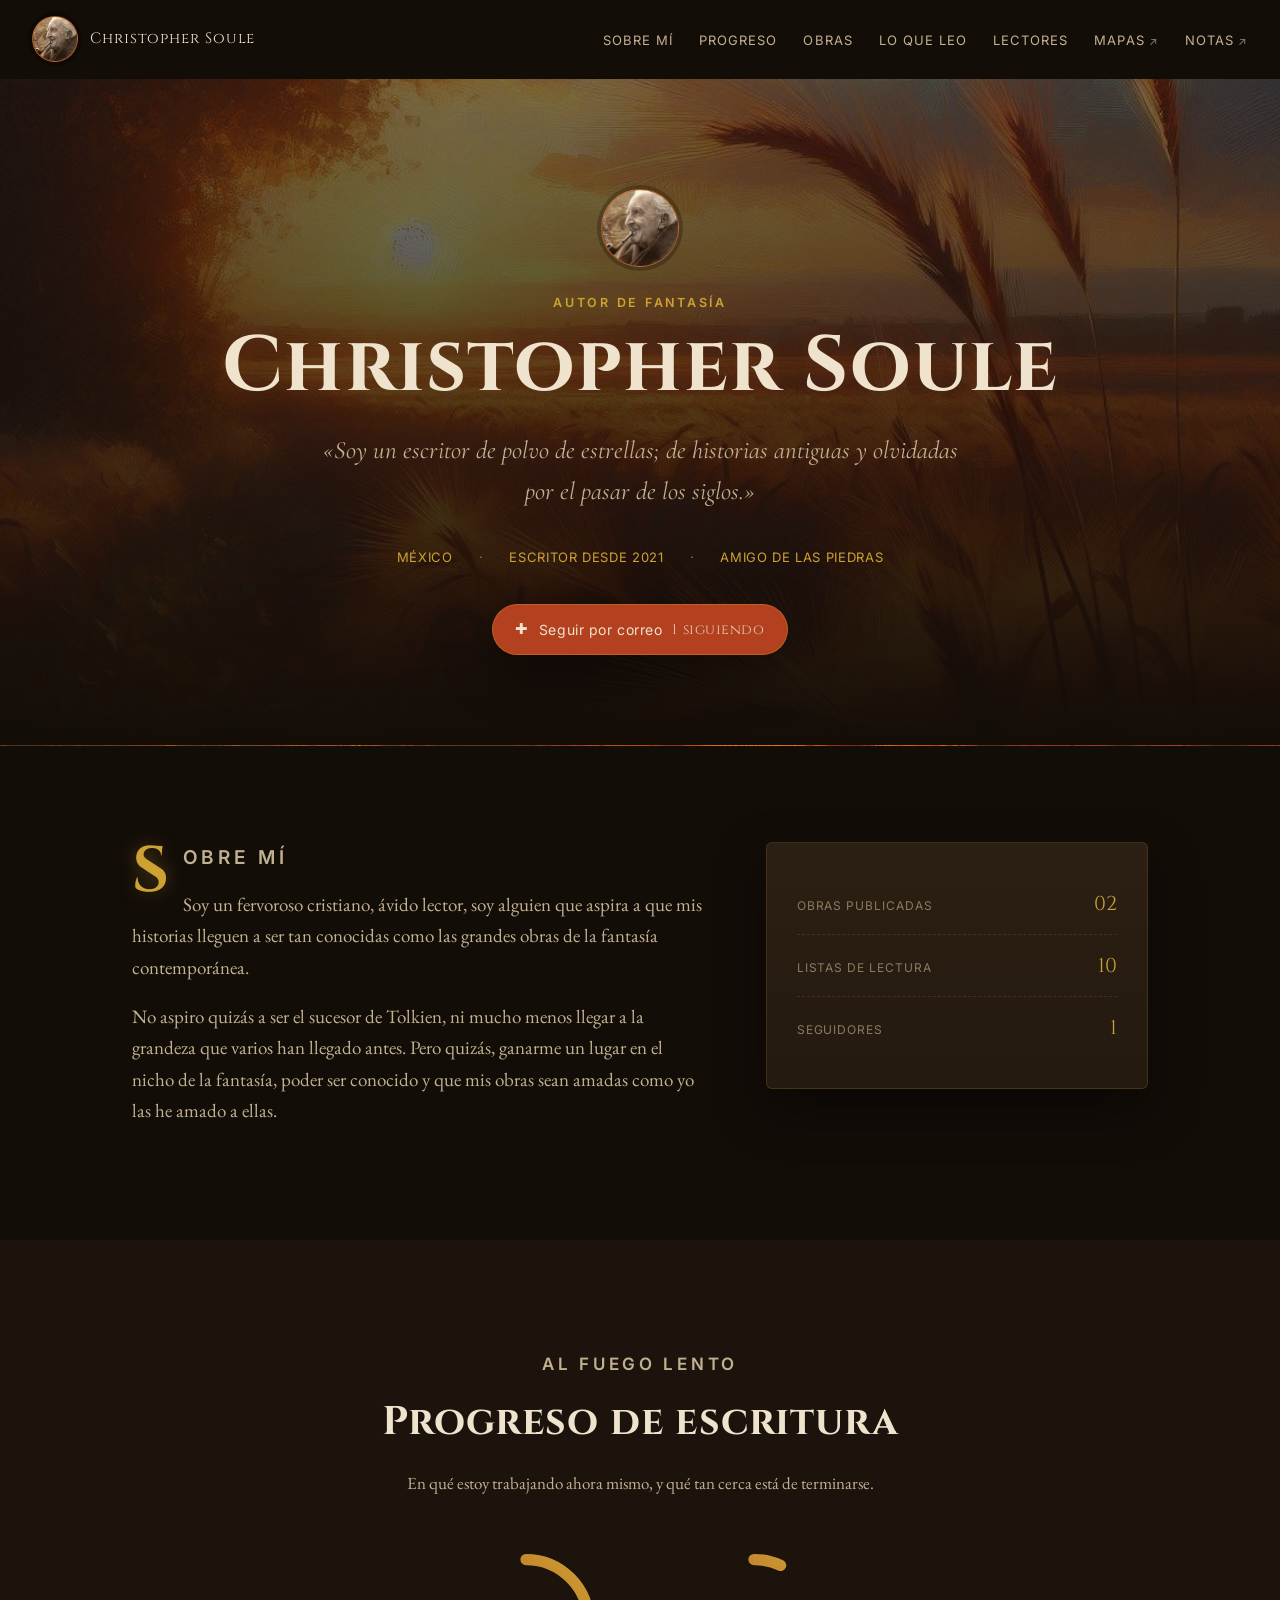
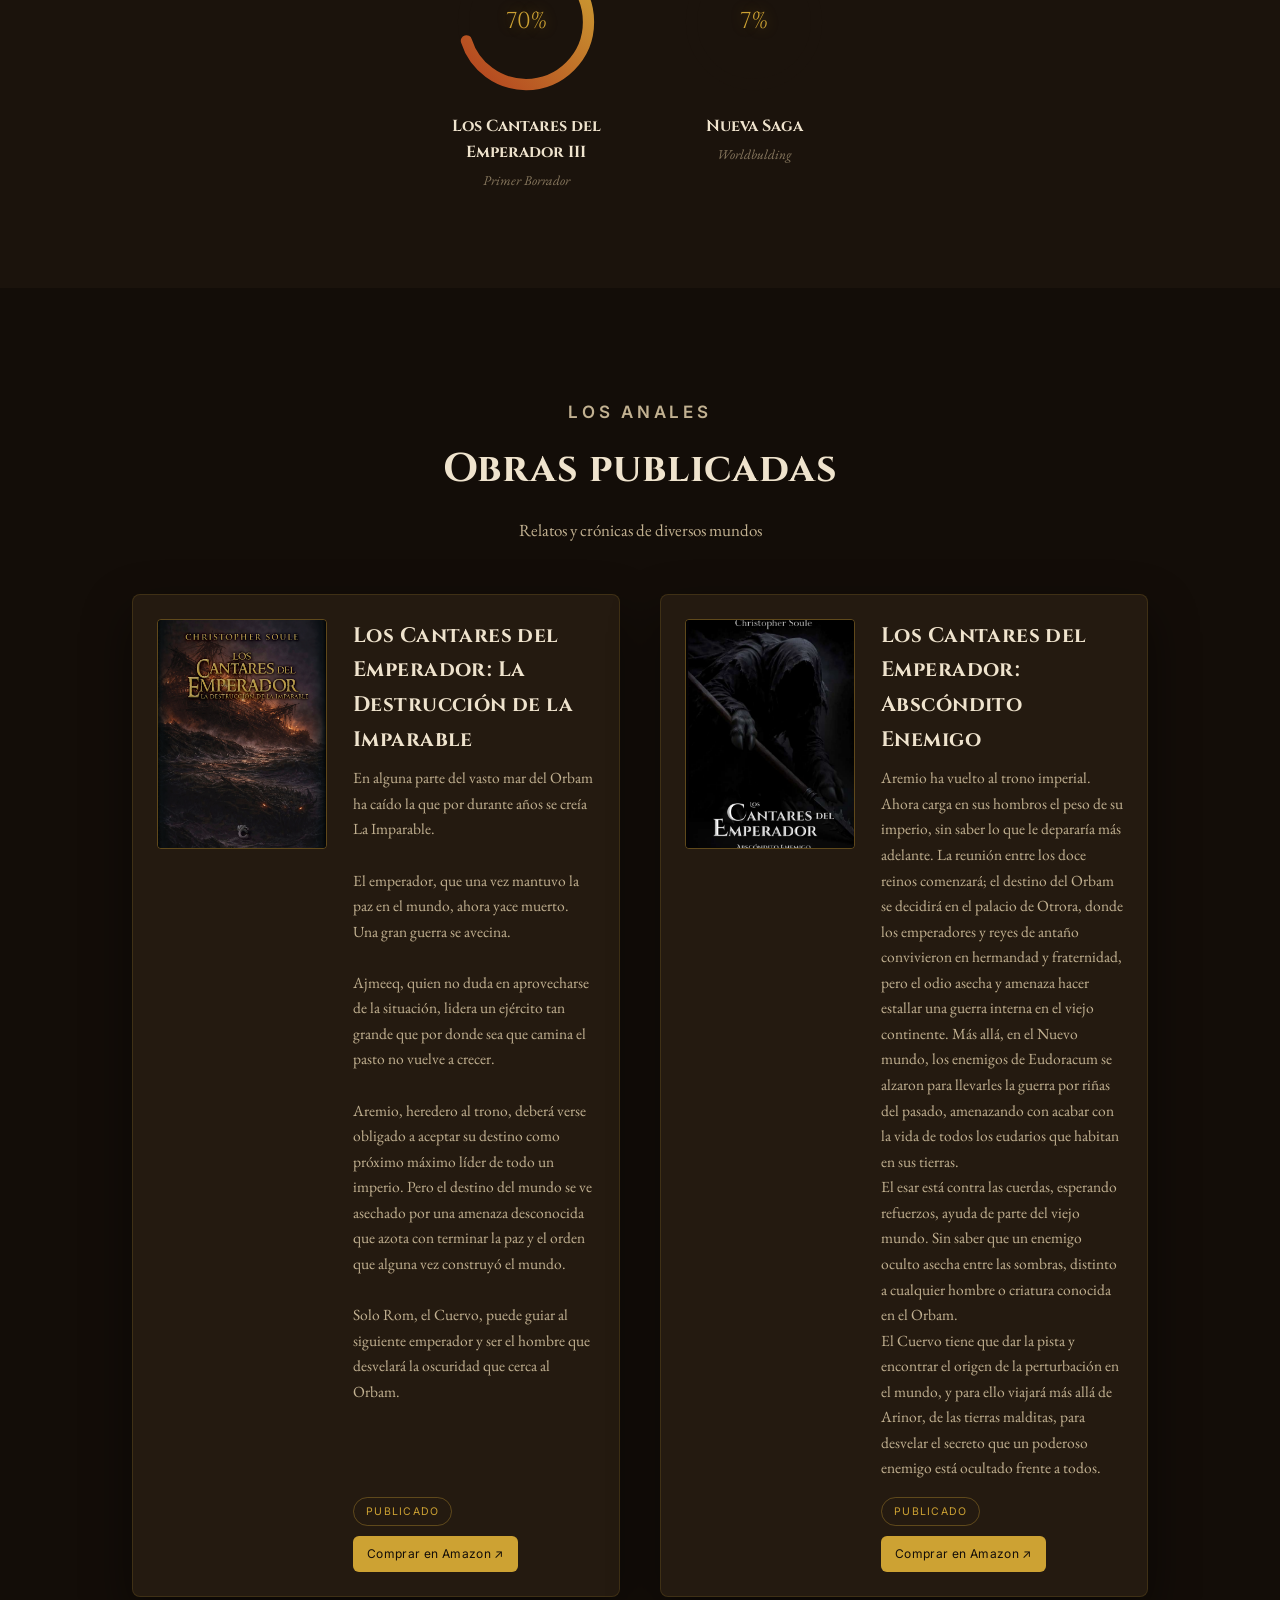
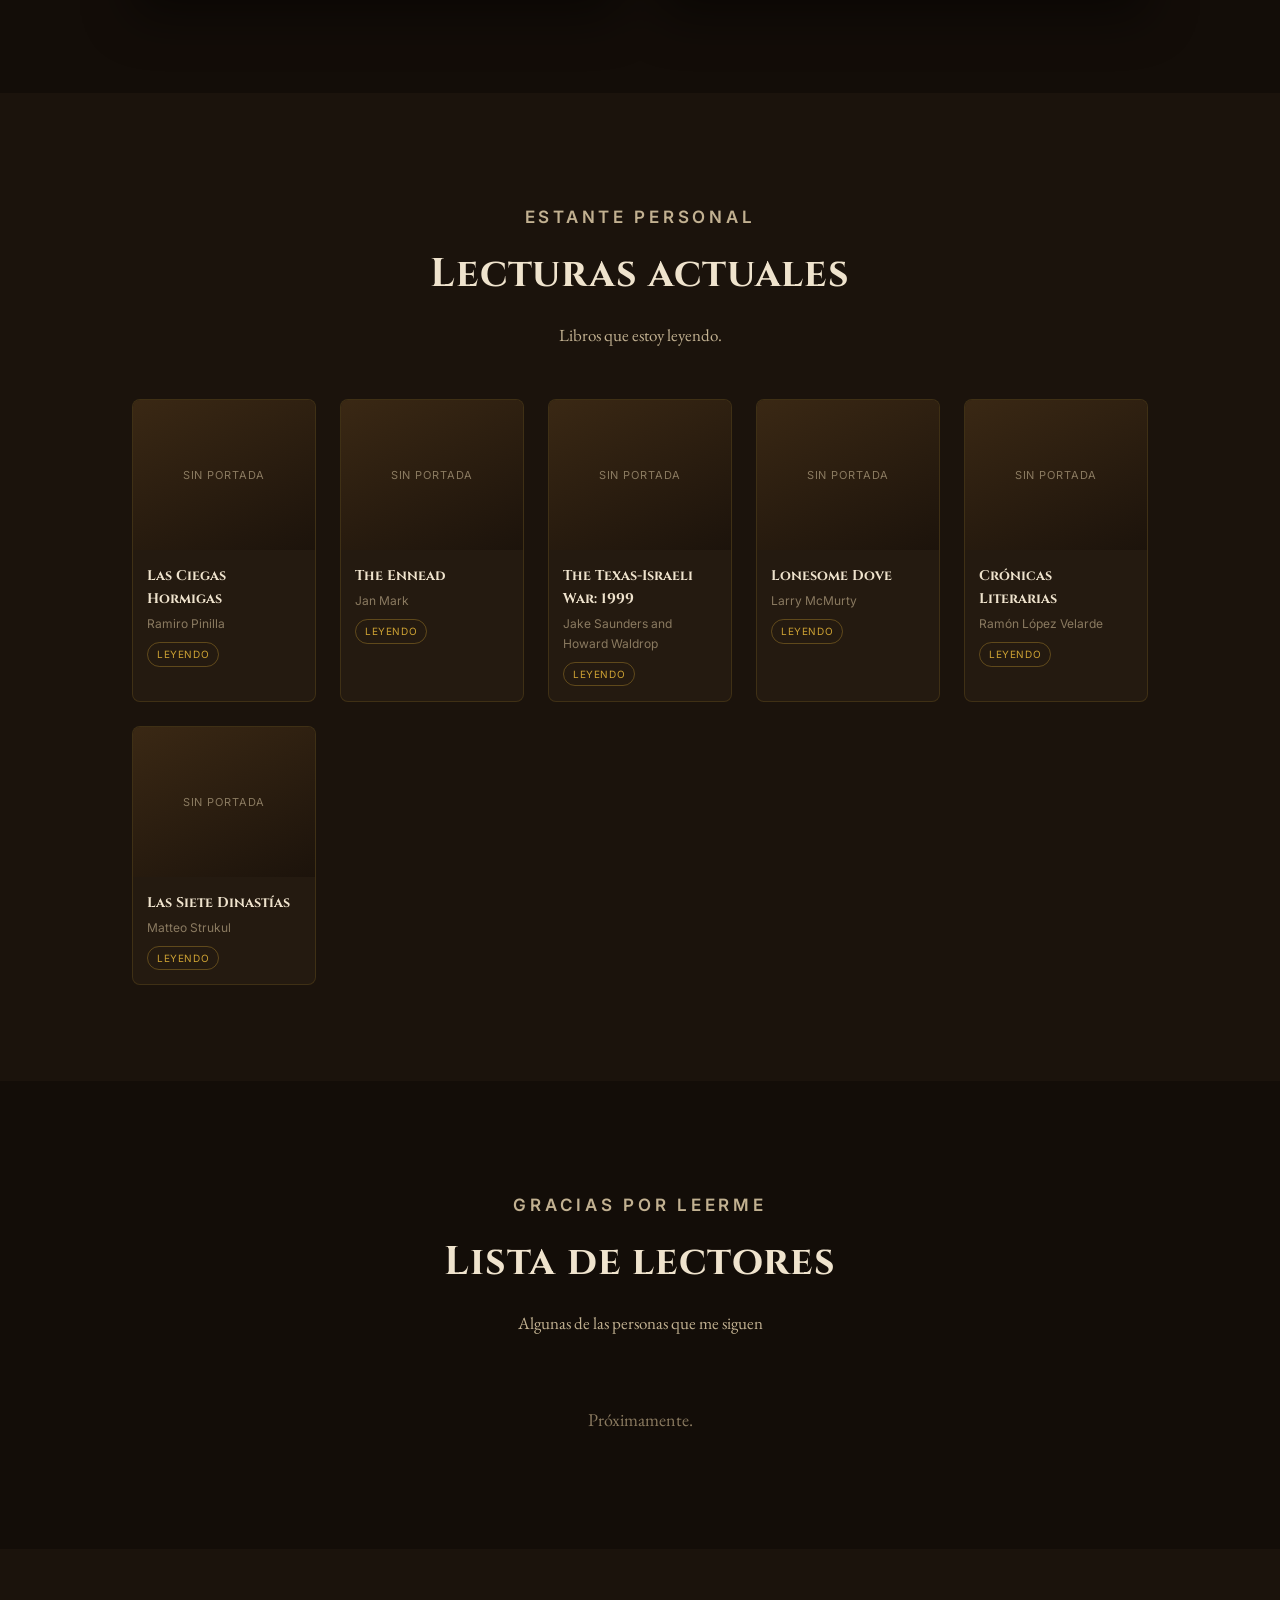
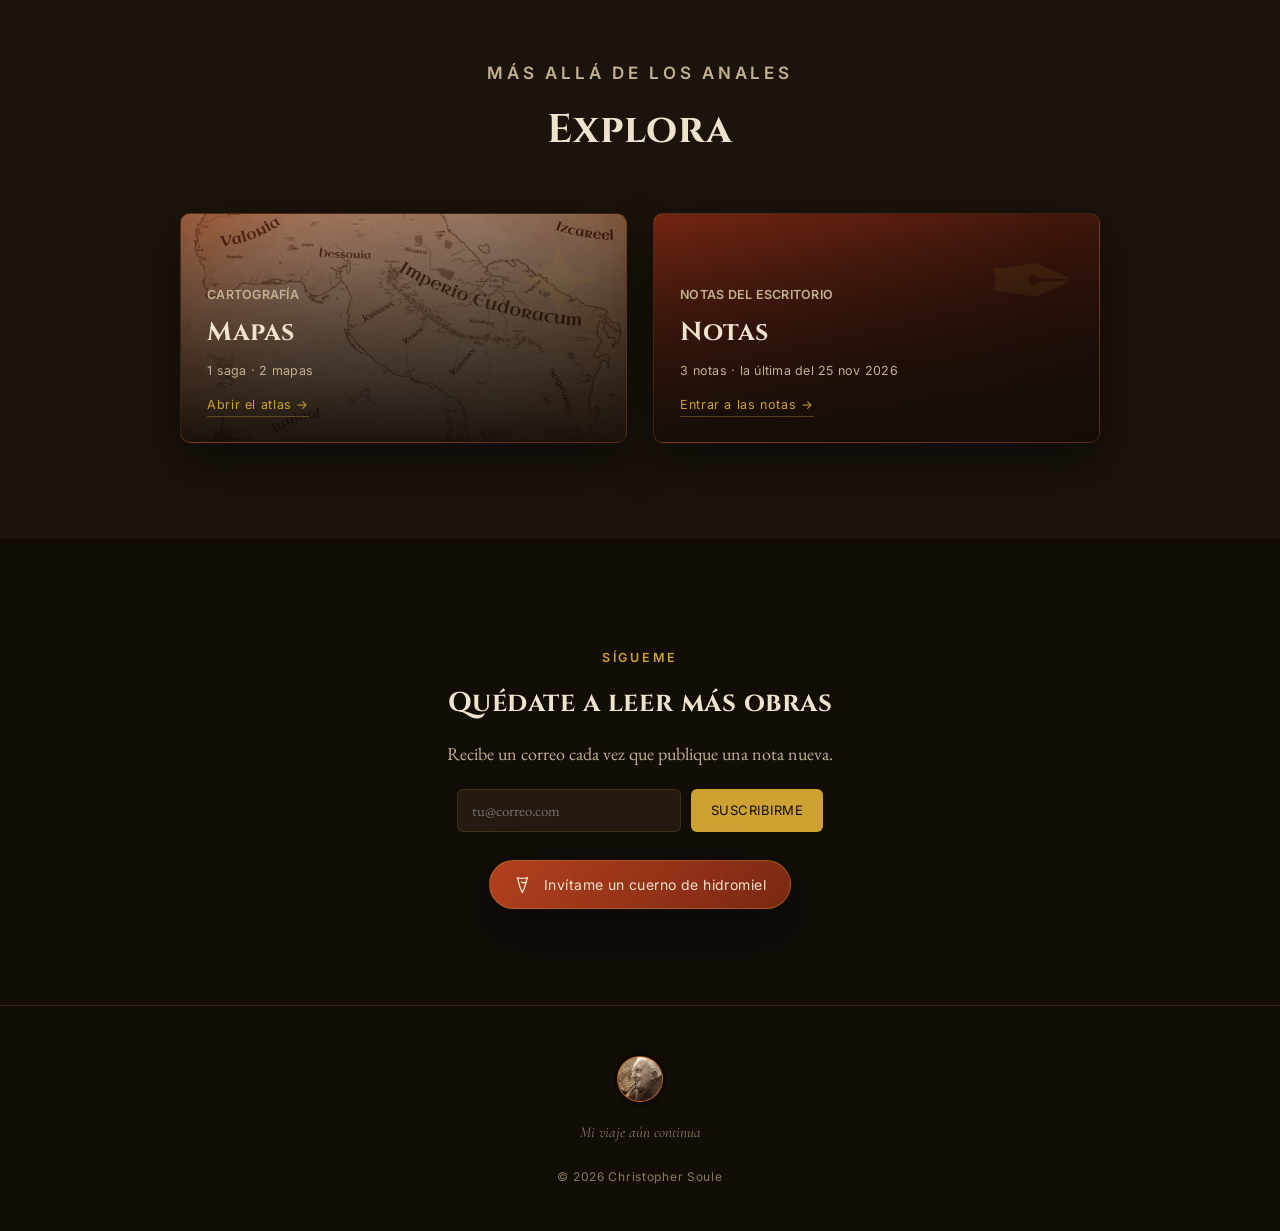
<file: index.html>
<!DOCTYPE html>
<html lang="es">
<head>
<meta charset="UTF-8">
<meta name="viewport" content="width=device-width, initial-scale=1.0">
<title>Christopher Soule</title>
<meta name="description" content="Sitio del escritor Christopher Soule">
<link rel="preconnect" href="https://fonts.googleapis.com">
<link rel="preconnect" href="https://fonts.gstatic.com" crossorigin>
<link href="https://fonts.googleapis.com/css2?family=Cinzel:wght@400;600;700;900&family=Cormorant+Garamond:ital,wght@0,500;1,500;1,600&family=EB+Garamond:ital,wght@0,400;0,500;1,400&family=Inter:wght@500;600&display=swap" rel="stylesheet">
<script src="https://identity.netlify.com/v1/netlify-identity-widget.js"></script>
<link rel="stylesheet" href="assets/estilo.css">
<style>
  header.hero{ position:relative; z-index:1; padding:110px 32px 90px; text-align:center; overflow:hidden;
    background:radial-gradient(ellipse 90% 55% at 50% -10%, rgba(179,64,30,.30), transparent 60%), radial-gradient(ellipse 70% 40% at 50% 110%, rgba(122,39,18,.28), transparent 60%), var(--bg);
    border-bottom:1px solid var(--line); }
  header.hero.has-banner{ background-size:cover; background-position:center; }
  header.hero .banner-veil{ position:absolute; inset:0; z-index:0;
    background:linear-gradient(180deg, rgba(19,13,8,.55) 0%, rgba(19,13,8,.75) 55%, var(--bg) 100%); display:none; }
  header.hero.has-banner .banner-veil{ display:block; }
  header.hero > *{ position:relative; z-index:1; }
  .hero-sigil{ margin:0 auto 26px; }
  .hero h1{ font-size:clamp(40px, 7vw, 78px); font-weight:700; line-height:1.05; text-shadow:0 2px 30px rgba(179,64,30,.35); }
  .hero .tagline{ font-family:'Cormorant Garamond', serif; font-style:italic; font-size:clamp(19px, 2.4vw, 25px); color:var(--ink-dim); max-width:640px; margin:22px auto 0; }
  .hero .meta{ margin-top:34px; display:flex; flex-wrap:wrap; justify-content:center; gap:10px 26px; font-family:'Inter', sans-serif; font-size:13px; letter-spacing:.05em; color:var(--muted); text-transform:uppercase; }
  .hero .meta span{ color:var(--gold); }
  .follow-wrap{ margin-top:36px; }
  .follow-form{ display:none; margin-top:16px; }
  .follow-form.open{ display:flex; }

  section{ position:relative; z-index:1; padding:96px 0; }
  section:nth-of-type(even){ background:var(--bg-1); }
  .section-head{ margin-bottom:50px; text-align:center; }
  .section-head h2{ font-size:clamp(28px,4vw,40px); margin-top:10px; }
  .section-head p{ color:var(--ink-dim); max-width:560px; margin:14px auto 0; font-size:17px; }

  .bio-grid{ display:grid; grid-template-columns:1.5fr 1fr; gap:60px; align-items:start; }
  .bio-text p{ font-size:19px; color:var(--ink-dim); margin:0 0 18px; white-space:pre-line; }
  .bio-text p:first-of-type::first-letter{ font-family:'Cinzel', serif; font-weight:700; font-size:64px; line-height:.75; float:left; margin:6px 10px 0 0; color:var(--gold); text-shadow:0 0 18px var(--gold-soft); }
  .ledger{ background:linear-gradient(180deg, var(--bg-3), var(--bg-2)); border:1px solid var(--line); border-radius:6px; padding:30px; box-shadow:var(--shadow); }
  .ledger .row{ display:flex; justify-content:space-between; align-items:baseline; padding:14px 0; border-bottom:1px dashed var(--line); font-family:'Inter', sans-serif; }
  .ledger .row:last-child{ border-bottom:none; }
  .ledger .row .label{ font-size:12px; letter-spacing:.08em; text-transform:uppercase; color:var(--muted); }
  .ledger .row .value{ font-family:'Cinzel', serif; font-size:20px; color:var(--gold); }

  .works{ display:grid; grid-template-columns:1fr 1fr; gap:40px; }
  .tome{ display:grid; grid-template-columns:170px 1fr; gap:26px; background:var(--bg-2); border:1px solid var(--line); border-radius:8px; padding:24px; box-shadow:var(--shadow); }
  .cover{ height:230px; border-radius:4px; position:relative; overflow:hidden; border:1px solid var(--gold-soft); display:flex; align-items:flex-end; padding:14px; }
  .cover img{ position:absolute; inset:0; width:100%; height:100%; object-fit:cover; }
  .cover-fallback-0{ background:radial-gradient(circle at 15% 90%, rgba(205,162,51,.15), transparent 45%), repeating-radial-gradient(circle at 80% 15%, rgba(0,0,0,.35) 0 2px, transparent 2px 26px), linear-gradient(155deg, #7a2712 0%, #3a140b 55%, #150a06 100%); }
  .cover-fallback-1{ background:radial-gradient(circle at 50% 120%, #f0a63e 0%, #b3401e 30%, #4a1608 65%, #150906 100%); }
  .cover-title{ position:relative; z-index:1; font-family:'Cinzel', serif; font-weight:600; font-size:13px; line-height:1.4; color:var(--ink); text-shadow:0 2px 6px rgba(0,0,0,.7); }
  .tome-body{ display:flex; flex-direction:column; min-width:0; }
  .tome-body h3{ font-size:21px; margin-bottom:8px; }
  .tome-stats{ display:flex; gap:16px; font-family:'Inter', sans-serif; font-size:12.5px; color:var(--muted); margin-bottom:12px; flex-wrap:wrap; }
  .tome-stats:empty{ display:none; }
  .tome-body p.desc{ color:var(--ink-dim); font-size:15.5px; margin:0 0 16px; flex:1; white-space:pre-line; }
  .tome-foot{ display:flex; align-items:center; justify-content:space-between; flex-wrap:wrap; gap:10px; }
  .seal{ font-family:'Inter', sans-serif; font-size:10.5px; letter-spacing:.12em; text-transform:uppercase; color:var(--gold); border:1px solid var(--gold-soft); border-radius:999px; padding:5px 12px; white-space:nowrap; }
  .buylink{ font-family:'Inter',sans-serif; font-size:12px; letter-spacing:.03em; text-decoration:none; color:var(--bg);
    background:var(--gold); border-radius:6px; padding:8px 14px; white-space:nowrap; }
  .buylink:hover{ background:#e0b23c; }

  .grid-cards{ display:grid; grid-template-columns:repeat(auto-fill, minmax(150px,1fr)); gap:24px; }

  .progress-list{ display:flex; flex-wrap:wrap; justify-content:center; gap:40px 48px; max-width:900px; margin:0 auto; }
  .progress-item{ width:180px; text-align:center; }
  .ring-wrap{ position:relative; width:150px; height:150px; margin:0 auto 16px; }
  .ring-wrap svg{ width:100%; height:100%; }
  .ring-bg{ fill:none; stroke:var(--bg-1); stroke-width:9; }
  .ring-fill{ fill:none; stroke-width:9; stroke-linecap:round; transform:rotate(-90deg); transform-origin:50% 50%; transition:stroke-dashoffset 1.1s ease; }
  .ring-pct{ position:absolute; inset:0; display:flex; align-items:center; justify-content:center;
    font-family:'Cinzel',serif; font-size:23px; color:var(--gold); text-shadow:0 0 14px var(--gold-soft); }
  .progress-item h4{ font-family:'Cinzel',serif; font-size:16px; margin:0 0 4px; }
  .progress-note{ color:var(--muted); font-size:13.5px; margin:0; font-style:italic; }

  .book-card{ background:var(--bg-2); border:1px solid var(--line); border-radius:8px; overflow:hidden; }
  .book-card .thumb{ height:150px; position:relative; overflow:hidden; }
  .book-card .thumb img{ position:absolute; inset:0; width:100%; height:100%; object-fit:cover; }
  .book-card .thumb.empty{ background:linear-gradient(155deg, #3a2814, #1c130b); display:flex; align-items:center; justify-content:center; color:var(--muted); font-family:'Inter',sans-serif; font-size:11px; text-transform:uppercase; letter-spacing:.08em; }
  .book-card .info{ padding:14px; }
  .book-card h4{ font-family:'Cinzel', serif; font-size:14px; margin:0 0 4px; }
  .book-card .author{ font-family:'Inter',sans-serif; font-size:12px; color:var(--muted); }
  .status-pill{ display:inline-block; margin-top:8px; font-family:'Inter',sans-serif; font-size:10px; text-transform:uppercase; letter-spacing:.06em; padding:3px 9px; border-radius:999px; border:1px solid var(--gold-soft); color:var(--gold); }

  .readers-grid{ display:flex; flex-wrap:wrap; gap:26px; justify-content:center; }
  .reader{ text-align:center; width:96px; }
  .reader .av{ width:64px; height:64px; border-radius:50%; margin:0 auto 8px; overflow:hidden; background:radial-gradient(circle at 32% 28%, #8a7a60, #3a2f22); border:1px solid var(--gold-soft); display:flex; align-items:center; justify-content:center; font-family:'Cinzel',serif; color:var(--ink); }
  .reader .av img{ width:100%; height:100%; object-fit:cover; }
  .reader .name{ font-family:'Inter', sans-serif; font-size:12px; color:var(--ink-dim); }
  .reader .note{ font-family:'Cormorant Garamond', serif; font-style:italic; font-size:12.5px; color:var(--muted); margin-top:2px; }

  /* "portales": puertas compactas a Mapas y Notas (no crecen con el contenido) */
  .puertas{ display:grid; grid-template-columns:1fr 1fr; gap:26px; max-width:920px; margin:0 auto; }
  @media (max-width:700px){ .puertas{ grid-template-columns:1fr; } }
  .puerta{ position:relative; display:flex; align-items:flex-end; min-height:230px; border-radius:10px; overflow:hidden; text-decoration:none;
    border:1px solid var(--line); background:linear-gradient(155deg, #7a2712 0%, #3a140b 55%, #150a06 100%); box-shadow:var(--shadow); transition:transform .25s, border-color .25s; }
  .puerta:hover{ transform:translateY(-3px); border-color:var(--gold-soft); }
  .puerta .bgimg{ position:absolute; inset:0; width:100%; height:100%; object-fit:cover; opacity:.55; transition:transform .8s, opacity .3s; }
  .puerta:hover .bgimg{ transform:scale(1.05); opacity:.7; }
  .puerta .glyph{ position:absolute; right:22px; top:18px; font-family:'Cinzel',serif; font-size:110px; line-height:1; color:var(--gold); opacity:.12; }
  .puerta::after{ content:''; position:absolute; inset:0; background:linear-gradient(180deg, rgba(19,13,8,.05) 0%, rgba(19,13,8,.92) 100%); }
  .puerta .txt{ position:relative; z-index:1; padding:24px 26px; width:100%; }
  .puerta h3{ font-size:26px; margin:6px 0 6px; }
  .puerta p{ margin:0; font-family:'Inter',sans-serif; font-size:12.5px; color:var(--ink-dim); letter-spacing:.02em; }
  .puerta .go{ display:inline-block; margin-top:14px; font-family:'Inter',sans-serif; font-size:12.5px; color:var(--gold); letter-spacing:.05em; border-bottom:1px solid var(--gold-soft); }

  .contact-box{ max-width:560px; margin:0 auto; text-align:center; }

  @media (max-width:860px){ .bio-grid, .works{ grid-template-columns:1fr; } }
  @media (max-width:560px){
    .hero{ padding:96px 22px 70px; } section{ padding:70px 0; }
    .tome{ grid-template-columns:1fr; } .cover{ height:190px; }
  }
</style>
<link rel="icon" type="image/png" sizes="32x32" href="assets/favicon-32.png">
<link rel="icon" type="image/png" sizes="16x16" href="assets/favicon-16.png">
<link rel="apple-touch-icon" sizes="180x180" href="assets/favicon-180.png">

<meta property="og:type" content="website">
<meta property="og:title" content="Christopher Soule — Autor de fantasía">
<meta property="og:description" content="Los Cantares del Emperador y las crónicas del Orbam.">
<meta property="og:image" content="assets/og-image.jpg">
<meta name="twitter:card" content="summary_large_image">
<meta name="twitter:title" content="Christopher Soule — Autor de fantasía">
<meta name="twitter:description" content="Los Cantares del Emperador y las crónicas del Orbam.">
<meta name="twitter:image" content="assets/og-image.jpg">
</head>
<body>

<div class="motes" id="motes"></div>

<nav class="topnav" id="nav">
  <a class="brand" href="#top">
    <div class="sigil" id="navAvatar"><span>CS</span></div>
    <span class="brand-name" id="navName">Christopher Soule</span>
  </a>
  <ul class="navlinks collapsible">
    <li><a href="#sobre-mi">Sobre mí</a></li>
    <li><a href="#progreso">Progreso</a></li>
    <li><a href="#obras">Obras</a></li>
    <li><a href="#lecturas">Lo que leo</a></li>
    <li><a href="#lectores">Lectores</a></li>
    <li><a href="mapas.html" class="salida">Mapas</a></li>
    <li><a href="notas.html" class="salida" id="navNotasLink">Notas</a></li>
  </ul>
</nav>

<header class="hero" id="top">
  <div class="banner-veil"></div>
  <div class="hero-sigil sigil lg" id="heroAvatar"><span>CS</span></div>
  <p class="eyebrow" id="heroEyebrow">Autor de Fantasía</p>
  <h1 id="heroName">Christopher Soule</h1>
  <p class="tagline" id="heroTagline"></p>
  <div class="meta" id="heroMeta"></div>
  <div class="follow-wrap" id="followWrap">
    <button class="followbtn" id="followBtn" aria-expanded="false" aria-controls="followForm">
      <span class="followbtn-icon">✚</span>
      <span>Seguir por correo</span>
      <span class="followbtn-count" id="followCount"></span>
    </button>
    <form class="follow-form subscribe-form" id="followForm" data-buttondown
      action="https://buttondown.com/api/emails/embed-subscribe/Christopher_Soule" method="post" target="popupwindow">
      <input type="email" name="email" placeholder="tu@correo.com" required aria-label="Tu correo">
      <button type="submit">Confirmar</button>
    </form>
  </div>
</header>

<section id="sobre-mi">
  <div class="wrap">
    <div class="bio-grid">
      <div class="bio-text" id="bioText">
        <p class="eyebrow" style="margin-bottom:16px;">Sobre mí</p>
      </div>
      <div class="ledger" id="ledger"></div>
    </div>
  </div>
</section>

<section id="progreso">
  <div class="wrap">
    <div class="section-head">
      <p class="eyebrow">Al fuego lento</p>
      <h2>Progreso de escritura</h2>
      <p>En qué estoy trabajando ahora mismo, y qué tan cerca está de terminarse.</p>
    </div>
    <div class="progress-list" id="progressList"></div>
  </div>
</section>

<section id="obras">
  <div class="wrap">
    <div class="section-head">
      <p class="eyebrow">Los anales</p>
      <h2 id="obrasTitle">Obras publicadas</h2>
      <p id="obrasSubtitle"></p>
    </div>
    <div class="works" id="worksGrid"></div>
  </div>
</section>

<section id="lecturas">
  <div class="wrap">
    <div class="section-head">
      <p class="eyebrow">Estante personal</p>
      <h2 id="lecturasTitle">Lecturas actuales</h2>
      <p id="lecturasSubtitle"></p>
    </div>
    <div class="grid-cards" id="readingGrid"></div>
  </div>
</section>

<section id="lectores">
  <div class="wrap">
    <div class="section-head">
      <p class="eyebrow">Gracias por leerme</p>
      <h2 id="lectoresTitle">Lista de lectores</h2>
      <p id="lectoresSubtitle"></p>
    </div>
    <div class="readers-grid" id="readersGrid"></div>
  </div>
</section>

<!-- Puertas a las otras secciones del sitio: siempre ocupan lo mismo,
     publiques 2 notas o 200. -->
<section id="explorar">
  <div class="wrap">
    <div class="section-head">
      <p class="eyebrow">Más allá de los anales</p>
      <h2>Explora</h2>
    </div>
    <div class="puertas">
      <a class="puerta" href="mapas.html" id="portalMapas">
        <span class="glyph">✦</span>
        <div class="txt">
          <p class="eyebrow">Cartografía</p>
          <h3>Mapas</h3>
          <p id="portalMapasInfo">Reinos y territorios de mis sagas</p>
          <span class="go">Abrir el atlas →</span>
        </div>
      </a>
      <a class="puerta" href="notas.html" id="portalNotas">
        <span class="glyph">✒</span>
        <div class="txt">
          <p class="eyebrow">Notas del escritorio</p>
          <h3 id="portalNotasTitle">Notas</h3>
          <p id="portalNotasInfo">Apuntes sobre el oficio de escribir</p>
          <span class="go">Entrar a las notas →</span>
        </div>
      </a>
    </div>
  </div>
</section>

<section id="contacto">
  <div class="wrap">
    <div class="contact-box">
      <p class="eyebrow">Sígueme</p>
      <h2 style="margin-top:10px;">Quédate a leer más obras</h2>
      <p style="color:var(--ink-dim); margin-top:14px;">Recibe un correo cada vez que publique una nota nueva.</p>
      <form action="https://buttondown.com/api/emails/embed-subscribe/Christopher_Soule" method="post"
        target="popupwindow" data-buttondown class="subscribe-form">
        <input type="email" name="email" placeholder="tu@correo.com" required aria-label="Tu correo">
        <button type="submit">Suscribirme</button>
      </form>
      <a class="support-btn" href="https://ko-fi.com/christophersoule90056" target="_blank" rel="noopener">
        <svg viewBox="0 0 24 24" fill="none" stroke="currentColor" stroke-width="1.6" stroke-linecap="round" stroke-linejoin="round">
          <path d="M4 3c2 6 2 11 6 18 4-7 4-12 6-18-3 1.5-9 1.5-12 0z"/>
          <path d="M9 8.5c1.8.9 4.2.9 6 0"/>
        </svg>
        <span>Invítame un cuerno de hidromiel</span>
      </a>
    </div>
  </div>
</section>

<footer class="sitefoot">
  <div class="sigil" id="footAvatar" style="margin:0 auto;"><span>CS</span></div>
  <p class="credo" id="footCredo"></p>
  <p class="copy">© <span id="anio">2026</span> Christopher Soule</p>
</footer>

<script src="assets/comun.js"></script>
<script>
let state = DEFAULT_STATE;

function render(){
  const p = state.profile || {};
  document.getElementById('navName').textContent = p.name;
  document.getElementById('heroName').textContent = p.name;
  document.getElementById('heroEyebrow').textContent = p.eyebrow || '';
  document.getElementById('heroTagline').textContent = p.tagline || '';
  document.getElementById('footCredo').textContent = state.credo || '';
  document.getElementById('anio').textContent = new Date().getFullYear();

  const metaBits = [p.location, p.since ? ("Escritor desde " + p.since) : "", p.extra].filter(Boolean);
  document.getElementById('heroMeta').innerHTML = metaBits.map(b=>`<span>${escapeHtml(b)}</span>`).join(' · ');

  pintarAvatares(state, ['navAvatar','heroAvatar','footAvatar']);

  const heroEl = document.getElementById('top');
  const banner = safeSrc(p.banner);
  if (banner) {
    heroEl.classList.add('has-banner');
    heroEl.style.backgroundImage = `url("${banner.replace(/"/g,'%22')}")`;
  } else {
    heroEl.classList.remove('has-banner');
    heroEl.style.backgroundImage = '';
  }

  const s = state.sections || {};
  document.getElementById('obrasTitle').textContent = s.obrasTitle || 'Obras publicadas';
  document.getElementById('obrasSubtitle').textContent = s.obrasSubtitle || '';
  document.getElementById('lecturasTitle').textContent = s.lecturasTitle || 'Lecturas actuales';
  document.getElementById('lecturasSubtitle').textContent = s.lecturasSubtitle || '';
  document.getElementById('lectoresTitle').textContent = s.lectoresTitle || 'Lista de lectores';
  document.getElementById('lectoresSubtitle').textContent = s.lectoresSubtitle || '';
  document.getElementById('navNotasLink').textContent = s.notasTitle || 'Notas';

  document.getElementById('bioText').innerHTML = '<p class="eyebrow" style="margin-bottom:16px;">Sobre mí</p>' +
    (state.bio||[]).map(par => `<p>${escapeHtml(par)}</p>`).join('');

  /* ficha de estadísticas: obras y seguidores se calculan solos */
  const obrasPublicadas = (state.works||[]).filter(w => (w.status||'').toLowerCase() === 'publicado').length;
  document.getElementById('ledger').innerHTML = `
    <div class="row"><span class="label">Obras publicadas</span><span class="value">${String(obrasPublicadas).padStart(2,'0')}</span></div>
    <div class="row"><span class="label">Listas de lectura</span><span class="value">${escapeHtml((state.stats||{}).listas)}</span></div>
    <div class="row"><span class="label">Seguidores</span><span class="value" id="ledgerSeguidores">—</span></div>`;

  document.getElementById('worksGrid').innerHTML = (state.works||[]).map((w,i)=>`
    <article class="tome" id="obra-${slugify(w.title)}">
      <div class="cover ${w.cover ? '' : 'cover-fallback-'+(i%2)}">
        ${w.cover ? `<img src="${safeSrc(w.cover)}" alt="Portada de ${escapeHtml(w.title)}" loading="lazy">` : `<p class="cover-title">${escapeHtml(w.title)}</p>`}
      </div>
      <div class="tome-body">
        <h3>${escapeHtml(w.title)}</h3>
        <div class="tome-stats">${w.stats ? `<span>${escapeHtml(w.stats)}</span>` : ''}</div>
        <p class="desc">${escapeHtml(w.desc)}</p>
        <div class="tome-foot">
          <span class="seal">${escapeHtml(w.status||'Publicado')}</span>
          ${w.buyLink ? `<a class="buylink" href="${escapeAttr(w.buyLink)}" target="_blank" rel="noopener">Comprar en Amazon ↗</a>` : ''}
        </div>
      </div>
    </article>`).join('');

  document.getElementById('readingGrid').innerHTML = (state.reading||[])
    .filter(b => !['leído','leido'].includes((b.status||'').toLowerCase()))
    .map(b=>`
    <div class="book-card">
      <div class="thumb ${b.cover ? '' : 'empty'}">${b.cover ? `<img src="${safeSrc(b.cover)}" alt="" loading="lazy">` : 'Sin portada'}</div>
      <div class="info">
        <h4>${escapeHtml(b.title)}</h4>
        <div class="author">${escapeHtml(b.author)}</div>
        <span class="status-pill">${escapeHtml(b.status||'Pendiente')}</span>
      </div>
    </div>`).join('') || '<p style="text-align:center;color:var(--muted);grid-column:1/-1;">Próximamente.</p>';

  document.getElementById('readersGrid').innerHTML = (state.readers||[]).map(r=>`
    <div class="reader">
      <div class="av">${r.avatar ? `<img src="${safeSrc(r.avatar)}" alt="">` : `<span>${escapeHtml(initials(r.name))}</span>`}</div>
      <div class="name">${escapeHtml(r.name)}</div>
      ${r.note ? `<div class="note">${escapeHtml(r.note)}</div>` : ''}
    </div>`).join('') || '<p style="text-align:center;color:var(--muted);">Próximamente.</p>';

  document.getElementById('progressList').innerHTML = (state.progress||[]).map((p,i)=>{
    const pct = Math.max(0, Math.min(100, Number(p.percent)||0));
    const r = 50, c = 2 * Math.PI * r;
    const offset = c * (1 - pct/100);
    return `
    <div class="progress-item">
      <div class="ring-wrap">
        <svg viewBox="0 0 120 120" aria-hidden="true">
          <defs>
            <linearGradient id="pg-${i}" x1="0%" y1="0%" x2="100%" y2="100%">
              <stop offset="0%" stop-color="#b3401e"/>
              <stop offset="100%" stop-color="#cda233"/>
            </linearGradient>
          </defs>
          <circle class="ring-bg" cx="60" cy="60" r="${r}"></circle>
          <circle class="ring-fill" cx="60" cy="60" r="${r}" stroke="url(#pg-${i})"
            stroke-dasharray="${c}" stroke-dashoffset="${offset}"></circle>
        </svg>
        <div class="ring-pct">${pct}%</div>
      </div>
      <h4>${escapeHtml(p.title)}</h4>
      ${p.note ? `<p class="progress-note">${escapeHtml(p.note)}</p>` : ''}
    </div>`;
  }).join('') || '<p style="text-align:center;color:var(--muted);">Nada en progreso por ahora.</p>';

  renderPortales();
}

/* ---- puertas a Mapas y Notas: solo un resumen, nunca la lista ---- */
function renderPortales(){
  const sagas = (state.sagas && state.sagas.length) ? state.sagas
              : (state.maps && state.maps.length) ? [{ title:'Mapas', maps: state.maps }] : [];
  const nMapas = sagas.reduce((t, s) => t + (s.maps||[]).length, 0);
  const portada = sagas.map(s => s.maps && s.maps[0] && s.maps[0].image).find(Boolean);
  const pm = document.getElementById('portalMapas');
  pm.querySelector('.bgimg')?.remove();
  if (portada) pm.insertAdjacentHTML('afterbegin', `<img class="bgimg" src="${safeSrc(portada)}" alt="" loading="lazy">`);
  document.getElementById('portalMapasInfo').textContent = nMapas
    ? `${sagas.length} saga${sagas.length===1?'':'s'} · ${nMapas} mapa${nMapas===1?'':'s'}`
    : 'Próximamente';

  const notas = notasOrdenadas(state);
  document.getElementById('portalNotasTitle').textContent = (state.sections||{}).notasTitle || 'Notas';
  document.getElementById('portalNotasInfo').textContent = notas.length
    ? `${notas.length} nota${notas.length===1?'':'s'} · la última del ${formatDate(notas[0].date)}`
    : 'Aún no hay notas';
}

/* ---- contador de seguidores (ver assets/comun.js) ---- */
cargarSeguidores(n => {
  document.getElementById('followCount').textContent = `${n} siguiendo`;
  const el = document.getElementById('ledgerSeguidores');
  if (el) el.textContent = n;
  window.__seguidores = n;
});

cargarSitio().then(data => {
  state = data; render();
  if (typeof window.__seguidores === 'number') document.getElementById('ledgerSeguidores').textContent = window.__seguidores;
});

iniciarChispas();
iniciarNav();
iniciarFormulariosSuscripcion();

const followBtn = document.getElementById('followBtn');
const followForm = document.getElementById('followForm');
followBtn.addEventListener('click', () => {
  const open = followForm.classList.toggle('open');
  followBtn.setAttribute('aria-expanded', open);
  if (open) followForm.querySelector('input').focus();
});
</script>

</body>
</html>
</file>
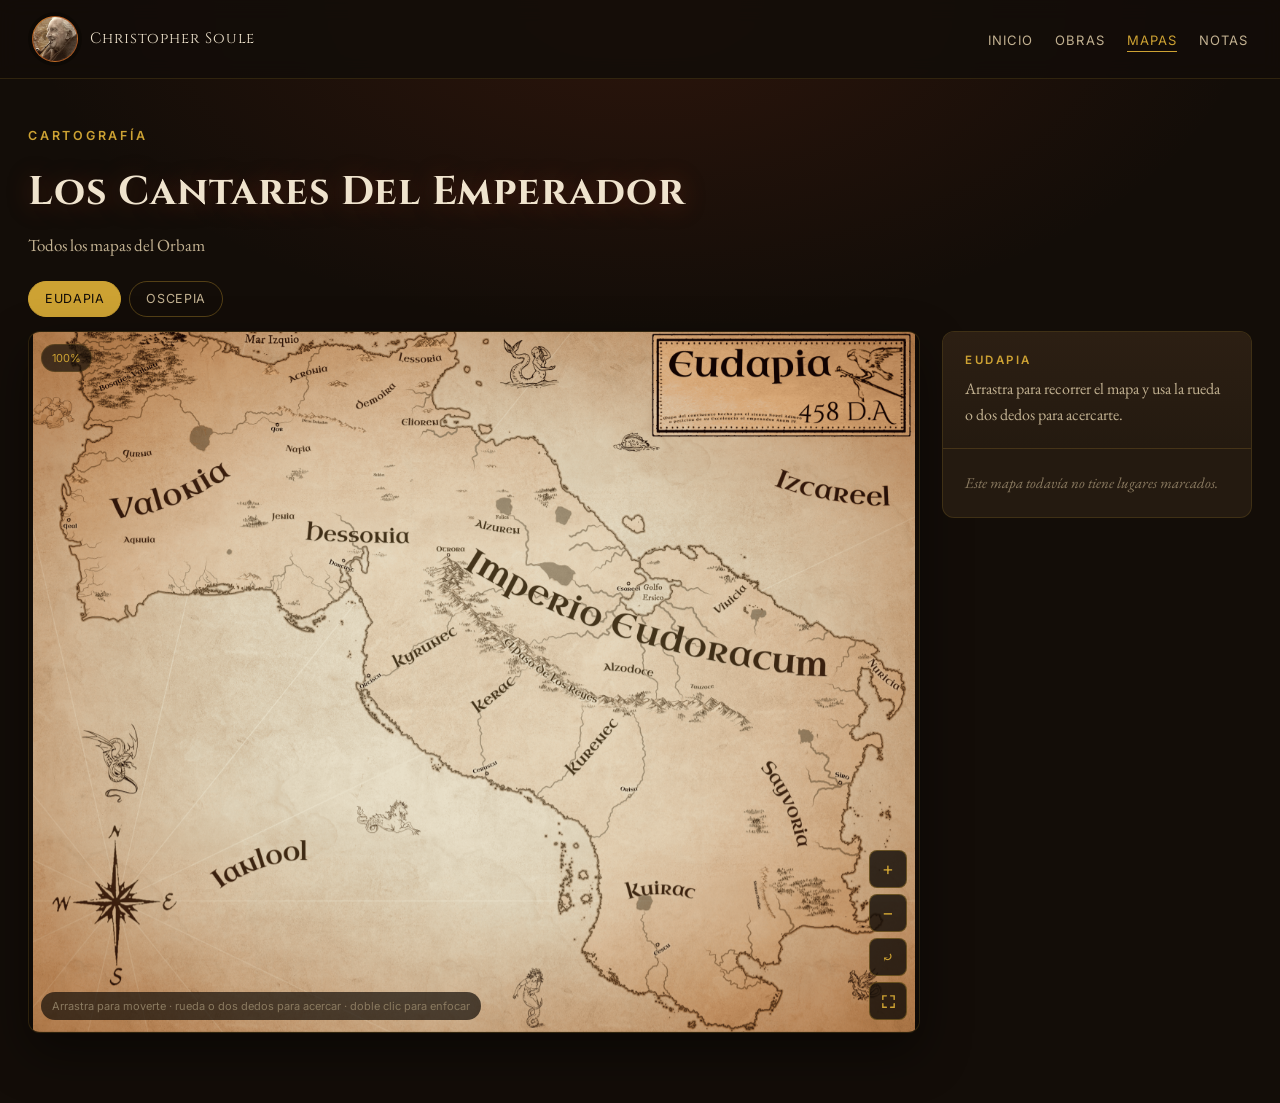
<file: mapas.html>
<!DOCTYPE html>
<html lang="es">
<head>
<meta charset="UTF-8">
<meta name="viewport" content="width=device-width, initial-scale=1.0">
<title>Mapas — Christopher Soule</title>
<meta name="description" content="Atlas de los mundos de Christopher Soule: reinos, territorios y su historia.">
<link rel="preconnect" href="https://fonts.googleapis.com">
<link rel="preconnect" href="https://fonts.gstatic.com" crossorigin>
<link href="https://fonts.googleapis.com/css2?family=Cinzel:wght@400;600;700;900&family=Cormorant+Garamond:ital,wght@0,500;1,500;1,600&family=EB+Garamond:ital,wght@0,400;0,500;1,400&family=Inter:wght@400;500;600&display=swap" rel="stylesheet">
<link rel="stylesheet" href="assets/estilo.css">
<link rel="icon" type="image/png" sizes="32x32" href="assets/favicon-32.png">
<link rel="apple-touch-icon" sizes="180x180" href="assets/favicon-180.png">
<meta property="og:type" content="website">
<meta property="og:title" content="Mapas — Christopher Soule">
<meta property="og:description" content="Reinos y territorios de las sagas de Christopher Soule.">
<meta property="og:image" content="assets/og-image.jpg">
<style>
  body{ background:radial-gradient(ellipse 80% 50% at 50% 0%, rgba(179,64,30,.16), transparent 60%), var(--bg); min-height:100vh; }
  .navlinks{ gap:22px; }
  @media (max-width:560px){ .brand-name{ display:none; } .navlinks{ gap:16px; } .navlinks a{ font-size:12px; } }

  .atlas{ position:relative; z-index:1; max-width:1320px; margin:0 auto; padding:34px 28px 70px; }
  @media (max-width:560px){ .atlas{ padding:22px 14px 50px; } }

  .atlas-head{ display:flex; flex-wrap:wrap; align-items:flex-end; justify-content:space-between; gap:16px 30px; margin-bottom:22px; }
  .atlas-head h1{ font-size:clamp(26px, 4vw, 40px); margin-top:6px; text-shadow:0 2px 24px rgba(179,64,30,.35); }
  .atlas-head p.desc{ margin:6px 0 0; color:var(--ink-dim); font-size:17px; }
  .chips{ display:flex; gap:8px; flex-wrap:wrap; }
  .chip{ background:transparent; border:1px solid var(--gold-soft); color:var(--ink-dim); border-radius:999px; padding:7px 16px; cursor:pointer;
    font-family:'Inter',sans-serif; font-size:12.5px; letter-spacing:.05em; text-transform:uppercase; text-decoration:none; transition:.2s; white-space:nowrap; }
  .chip:hover{ border-color:var(--gold); color:var(--gold); }
  .chip.active{ background:var(--gold); color:var(--bg); border-color:var(--gold); }
  .chips-label{ font-family:'Inter',sans-serif; font-size:11px; letter-spacing:.12em; text-transform:uppercase; color:var(--muted); margin-bottom:8px; }

  /* tarjetas de sagas (cuando hay varias y no se ha elegido) */
  .saga-grid{ display:grid; grid-template-columns:repeat(auto-fill, minmax(280px,1fr)); gap:26px; }
  .saga-card{ display:block; background:var(--bg-2); border:1px solid var(--line); border-radius:10px; overflow:hidden; text-decoration:none; transition:.2s; }
  .saga-card:hover{ border-color:var(--gold-soft); transform:translateY(-3px); }
  .saga-thumb{ height:190px; position:relative; background:linear-gradient(155deg, #7a2712 0%, #3a140b 55%, #150a06 100%); overflow:hidden; }
  .saga-thumb img{ position:absolute; inset:0; width:100%; height:100%; object-fit:cover; transition:transform .6s; }
  .saga-card:hover .saga-thumb img{ transform:scale(1.05); }
  .saga-thumb .count{ position:absolute; bottom:10px; right:12px; font-family:'Inter',sans-serif; font-size:11px;
    color:var(--gold); background:rgba(19,13,8,.75); border:1px solid var(--gold-soft); border-radius:999px; padding:3px 10px; }
  .saga-card .info{ padding:18px 20px; }
  .saga-card h2{ font-size:18px; margin-bottom:4px; }
  .saga-card p{ font-family:'Inter',sans-serif; font-size:13px; color:var(--muted); margin:0; }

  /* visor */
  .viewer{ display:grid; grid-template-columns:minmax(0,1fr) 310px; gap:22px; align-items:start; }
  @media (max-width:980px){ .viewer{ grid-template-columns:1fr; } }
  .map-tabs{ margin-bottom:14px; }

  .stage{ position:relative; height:min(76vh, 820px); border:1px solid var(--line); border-radius:12px; overflow:hidden;
    background:radial-gradient(ellipse at center, #241a10 0%, #0e0905 100%); box-shadow:var(--shadow);
    touch-action:none; cursor:grab; user-select:none; -webkit-user-select:none; }
  @media (max-width:560px){ .stage{ height:62vh; } }
  .stage.dragging{ cursor:grabbing; }
  .stage:fullscreen{ height:100vh !important; border-radius:0; border:none; }
  .inner{ position:absolute; left:0; top:0; transform-origin:0 0; will-change:transform; --s:1; }
  .inner.anim{ transition:transform .45s cubic-bezier(.2,.7,.2,1); }
  .inner img{ width:100%; height:100%; display:block; pointer-events:none; -webkit-user-drag:none; }
  .stage .loading{ position:absolute; inset:0; display:flex; align-items:center; justify-content:center; color:var(--muted); font-family:'Inter',sans-serif; font-size:13px; }

  .pin{ position:absolute; width:20px; height:20px; padding:0; border-radius:50%; cursor:pointer; z-index:2;
    background:var(--ember); border:2px solid var(--gold); box-shadow:0 0 0 4px rgba(0,0,0,.35), 0 0 14px rgba(205,162,51,.6);
    transform:translate(-50%,-50%) scale(calc(1 / var(--s))); transition:box-shadow .2s; }
  .pin::after{ content:attr(data-label); position:absolute; left:50%; bottom:calc(100% + 8px); transform:translateX(-50%); white-space:nowrap;
    font-family:'Cinzel',serif; font-size:13px; font-weight:600; color:var(--ink); background:rgba(19,13,8,.88); border:1px solid var(--gold-soft);
    border-radius:6px; padding:3px 9px; opacity:0; pointer-events:none; transition:opacity .2s; }
  .pin:hover::after, .pin.active::after, .pin:focus-visible::after{ opacity:1; }
  .pin.active{ background:var(--gold); box-shadow:0 0 0 5px rgba(205,162,51,.25), 0 0 22px rgba(205,162,51,.9); }

  .controls{ position:absolute; right:12px; bottom:12px; display:flex; flex-direction:column; gap:6px; z-index:5; }
  .cbtn{ width:38px; height:38px; border-radius:8px; background:rgba(19,13,8,.82); border:1px solid var(--gold-soft); color:var(--gold);
    font-size:18px; line-height:1; cursor:pointer; font-family:'Inter',sans-serif; display:flex; align-items:center; justify-content:center; }
  .cbtn:hover{ background:rgba(19,13,8,.98); border-color:var(--gold); }
  .cbtn svg{ width:17px; height:17px; }
  .hint{ position:absolute; left:12px; bottom:12px; font-family:'Inter',sans-serif; font-size:11px; color:var(--muted);
    background:rgba(19,13,8,.7); padding:5px 11px; border-radius:999px; pointer-events:none; z-index:5; transition:opacity .4s; max-width:calc(100% - 80px); }
  @media (max-width:560px){ .hint{ display:none; } .controls{ flex-direction:row; right:8px; bottom:8px; } .cbtn{ width:34px; height:34px; } }
  .zoomlevel{ position:absolute; left:12px; top:12px; font-family:'Inter',sans-serif; font-size:11px; color:var(--gold);
    background:rgba(19,13,8,.7); border:1px solid var(--line); padding:4px 10px; border-radius:999px; z-index:5; }

  /* modo cartógrafo (para sacar coordenadas x/y de las fichas) */
  .coordbar{ display:flex; align-items:center; gap:12px; flex-wrap:wrap; margin-bottom:12px; padding:10px 14px; border:1px dashed var(--gold-soft); border-radius:8px;
    font-family:'Inter',sans-serif; font-size:13px; color:var(--ink-dim); background:rgba(205,162,51,.05); }
  .coordbar b{ color:var(--gold); font-weight:600; }
  .coordmark{ position:absolute; width:14px; height:14px; border-radius:50%; border:2px dashed var(--gold); background:rgba(205,162,51,.25);
    transform:translate(-50%,-50%) scale(calc(1 / var(--s))); pointer-events:none; z-index:3; }

  /* panel lateral */
  .panel{ background:var(--bg-2); border:1px solid var(--line); border-radius:12px; overflow:hidden; }
  @media (min-width:981px){ .panel{ position:sticky; top:96px; max-height:calc(100vh - 120px); display:flex; flex-direction:column; } }
  .lore{ padding:20px 22px; border-bottom:1px solid var(--line); background:linear-gradient(180deg, var(--bg-3), var(--bg-2)); }
  .lore h3{ font-size:19px; color:var(--gold); margin:4px 0 8px; }
  .lore p{ color:var(--ink-dim); margin:0; font-size:16px; line-height:1.6; white-space:pre-line; }
  .lore p.eyebrow{ font-size:11.5px; color:var(--gold); line-height:1.4; }
  .lore .lore-actions{ display:flex; gap:14px; margin-top:14px; }
  .linkbtn{ background:none; border:none; padding:0; color:var(--gold); cursor:pointer; font-family:'Inter',sans-serif; font-size:12.5px; }
  .linkbtn:hover{ text-decoration:underline; }
  .places-head{ padding:14px 22px 8px; font-family:'Inter',sans-serif; font-size:11px; letter-spacing:.12em; text-transform:uppercase; color:var(--muted); }
  .places{ list-style:none; margin:0; padding:0 10px 12px; overflow:auto; }
  .places button{ width:100%; display:flex; align-items:center; gap:10px; text-align:left; background:none; border:none; color:var(--ink-dim);
    padding:9px 12px; border-radius:8px; cursor:pointer; font-family:'EB Garamond',serif; font-size:16.5px; }
  .places button::before{ content:''; width:8px; height:8px; flex:none; border-radius:50%; background:var(--ember); border:1px solid var(--gold); }
  .places button:hover{ background:rgba(205,162,51,.07); color:var(--ink); }
  .places button.active{ background:rgba(205,162,51,.12); color:var(--gold); }
  .panel .empty{ padding:22px; color:var(--muted); font-size:15px; font-style:italic; }
</style>
</head>
<body>

<div class="motes" id="motes"></div>

<nav class="topnav solid">
  <a class="brand" href="index.html">
    <div class="sigil" id="navAvatar"><span>CS</span></div>
    <span class="brand-name" id="navName">Christopher Soule</span>
  </a>
  <ul class="navlinks">
    <li><a href="index.html">Inicio</a></li>
    <li><a href="index.html#obras">Obras</a></li>
    <li><a href="mapas.html" class="current">Mapas</a></li>
    <li><a href="notas.html" id="navNotas">Notas</a></li>
  </ul>
</nav>

<main class="atlas" id="atlas">
  <div class="atlas-head"><div><p class="eyebrow">Cartografía</p><h1>Atlas</h1></div></div>
  <p style="color:var(--muted)">Cargando…</p>
</main>

<script src="assets/comun.js"></script>
<script>
let state = DEFAULT_STATE;
let sagas = [];
let sel = { saga:null, mapa:0, lugar:null };
const MODO_COORDS = /coord/i.test(location.hash + location.search);

const ICON_FULL = '<svg viewBox="0 0 24 24" fill="none" stroke="currentColor" stroke-width="2" stroke-linecap="round"><path d="M4 9V4h5M20 9V4h-5M4 15v5h5M20 15v5h-5"/></svg>';

function getSagas(){
  if (state.sagas && state.sagas.length) return state.sagas;
  if (state.maps && state.maps.length) return [{ title:'Mapas', maps: state.maps }];
  return [];
}

/* ---------- dirección (enlaces directos a saga / mapa / lugar) ---------- */
function leerURL(){
  const q = new URLSearchParams(location.search);
  const si = sagas.findIndex(s => slugify(s.title) === q.get('saga'));
  sel.saga = si >= 0 ? si : (sagas.length === 1 ? 0 : null);
  sel.mapa = 0; sel.lugar = null;
  if (sel.saga !== null) {
    const maps = sagas[sel.saga].maps || [];
    const mi = maps.findIndex(m => slugify(m.title) === q.get('mapa'));
    if (mi >= 0) sel.mapa = mi;
    const pins = (maps[sel.mapa] && maps[sel.mapa].pins) || [];
    const li = pins.findIndex(p => slugify(p.title) === q.get('lugar'));
    if (li >= 0) sel.lugar = li;
  }
}
function escribirURL(push){
  const q = new URLSearchParams();
  if (sel.saga !== null) {
    const saga = sagas[sel.saga];
    q.set('saga', slugify(saga.title));
    const map = (saga.maps||[])[sel.mapa];
    if (map && sel.mapa > 0) q.set('mapa', slugify(map.title));
    const pin = map && (map.pins||[])[sel.lugar];
    if (pin) q.set('lugar', slugify(pin.title));
  }
  const url = location.pathname + (q.toString() ? '?' + q : '') + location.hash;
  history[push ? 'pushState' : 'replaceState'](null, '', url);
}
window.addEventListener('popstate', () => { leerURL(); pintar(); });

/* ---------- pintar la página ---------- */
function pintar(){
  const atlas = document.getElementById('atlas');

  if (!sagas.length) {
    atlas.innerHTML = cabecera('Atlas', '') + '<p style="color:var(--muted)">Todavía no hay sagas con mapas publicadas.</p>';
    return;
  }

  // Varias sagas y ninguna elegida: mostrar las tarjetas
  if (sel.saga === null) {
    document.title = `Mapas — ${state.profile.name}`;
    atlas.innerHTML = cabecera('Atlas', 'Elige una saga para explorar sus reinos y territorios.') +
      `<div class="saga-grid">${sagas.map(s => {
        const thumb = safeSrc(s.maps && s.maps[0] && s.maps[0].image);
        const c = (s.maps||[]).length;
        return `<a class="saga-card" href="?saga=${encodeURIComponent(slugify(s.title))}" data-saga="${escapeHtml(slugify(s.title))}">
          <div class="saga-thumb">${thumb ? `<img src="${thumb}" alt="" loading="lazy">` : ''}<span class="count">${c} mapa${c===1?'':'s'}</span></div>
          <div class="info"><h2>${escapeHtml(s.title)}</h2>${s.desc ? `<p>${escapeHtml(s.desc)}</p>` : ''}</div></a>`;
      }).join('')}</div>`;
    atlas.querySelectorAll('.saga-card').forEach(a => a.onclick = (e) => {
      e.preventDefault();
      sel = { saga: sagas.findIndex(s => slugify(s.title) === a.dataset.saga), mapa:0, lugar:null };
      escribirURL(true); pintar(); scrollTo(0,0);
    });
    return;
  }

  const saga = sagas[sel.saga];
  const maps = saga.maps || [];
  const map = maps[sel.mapa];
  document.title = `${saga.title}${map ? ' · ' + map.title : ''} — Mapas`;

  const otrasSagas = sagas.length > 1 ? `
    <div><div class="chips-label">Sagas</div><div class="chips">
      ${sagas.map((s,i)=>`<button class="chip ${i===sel.saga?'active':''}" data-saga="${i}">${escapeHtml(s.title)}</button>`).join('')}
    </div></div>` : '';

  atlas.innerHTML = cabecera(saga.title, saga.desc, otrasSagas) +
    (!maps.length ? '<p style="color:var(--muted)">Esta saga todavía no tiene mapas.</p>' : `
    ${maps.length > 1 ? `<div class="chips map-tabs">${maps.map((m,i)=>`<button class="chip ${i===sel.mapa?'active':''}" data-mapa="${i}">${escapeHtml(m.title)}</button>`).join('')}</div>` : ''}
    ${MODO_COORDS ? `<div class="coordbar">📍 <span>Modo cartógrafo: haz clic en el mapa y copia los valores en tu ficha de lore.</span> <b id="coordOut">x: — · y: —</b></div>` : ''}
    <div class="viewer">
      <div class="stage" id="stage">
        ${map.image ? `<div class="loading">Desplegando el mapa…</div>` : `<div class="loading">Este mapa todavía no tiene una imagen subida.</div>`}
      </div>
      <aside class="panel" id="panel"></aside>
    </div>`);

  atlas.querySelectorAll('[data-saga]').forEach(b => b.onclick = () => { sel = { saga:+b.dataset.saga, mapa:0, lugar:null }; escribirURL(true); pintar(); });
  atlas.querySelectorAll('[data-mapa]').forEach(b => b.onclick = () => { sel.mapa = +b.dataset.mapa; sel.lugar = null; escribirURL(true); pintar(); });

  if (map) { pintarPanel(map); if (map.image) montarMapa(map); }
}

function cabecera(titulo, desc, extra = ''){
  return `<div class="atlas-head">
    <div><p class="eyebrow">Cartografía</p><h1>${escapeHtml(titulo)}</h1>${desc ? `<p class="desc">${escapeHtml(desc)}</p>` : ''}</div>
    ${extra}</div>`;
}

/* ---------- panel con la lista de lugares y su historia ---------- */
function pintarPanel(map){
  const pins = map.pins || [];
  const pin = pins[sel.lugar];
  const panel = document.getElementById('panel');
  panel.innerHTML = `
    ${pin ? `<div class="lore">
        <p class="eyebrow">${escapeHtml(map.title)}</p>
        <h3>${escapeHtml(pin.title)}</h3>
        <p>${escapeHtml(pin.desc)}</p>
        <div class="lore-actions">
          <button class="linkbtn" id="loreShare">Compartir este lugar</button>
          <button class="linkbtn" id="loreClose">Cerrar</button>
        </div></div>`
      : `<div class="lore"><p class="eyebrow">${escapeHtml(map.title)}</p>
         <p style="margin-top:8px">${pins.length ? 'Toca un punto del mapa o un nombre de la lista para leer su historia.' : 'Arrastra para recorrer el mapa y usa la rueda o dos dedos para acercarte.'}</p></div>`}
    ${pins.length ? `<div class="places-head">Lugares (${pins.length})</div>
      <ul class="places">${pins.map((p,i)=>`<li><button class="${i===sel.lugar?'active':''}" data-lugar="${i}">${escapeHtml(p.title)}</button></li>`).join('')}</ul>`
      : '<div class="empty">Este mapa todavía no tiene lugares marcados.</div>'}`;

  panel.querySelectorAll('[data-lugar]').forEach(b => b.onclick = () => elegirLugar(+b.dataset.lugar, true));
  const c = document.getElementById('loreClose'); if (c) c.onclick = () => elegirLugar(null);
  const s = document.getElementById('loreShare'); if (s) s.onclick = () => compartir(location.href, pin.title);
}

function elegirLugar(i, volar){
  sel.lugar = i;
  escribirURL(false);
  const map = sagas[sel.saga].maps[sel.mapa];
  pintarPanel(map);
  document.querySelectorAll('.pin').forEach((p,k) => p.classList.toggle('active', k === i));
  if (i !== null && volar) volarA(map.pins[i]);
  if (i !== null && window.innerWidth <= 980) document.getElementById('panel').scrollIntoView({ behavior:'smooth', block:'nearest' });
}

/* ================= mapa con zoom, arrastre y pellizco ================= */
let Z = null;   // estado del visor actual

function montarMapa(map){
  const stage = document.getElementById('stage');
  const img = new Image();
  img.onload = () => {
    const pins = map.pins || [];
    stage.innerHTML = `
      <div class="inner" id="inner">
        <img src="${safeSrc(map.image)}" alt="${escapeHtml(map.title)}" draggable="false">
        ${pins.map((p,i)=>`<button class="pin ${i===sel.lugar?'active':''}" data-pin="${i}" style="left:${Number(p.x)||0}%; top:${Number(p.y)||0}%;"
            data-label="${escapeHtml(p.title)}" aria-label="${escapeHtml(p.title)}"></button>`).join('')}
      </div>
      <div class="zoomlevel" id="zoomLevel">100%</div>
      <div class="controls">
        <button class="cbtn" data-z="in" aria-label="Acercar">+</button>
        <button class="cbtn" data-z="out" aria-label="Alejar">−</button>
        <button class="cbtn" data-z="reset" aria-label="Ver el mapa completo" style="font-size:14px">⤾</button>
        <button class="cbtn" data-z="full" aria-label="Pantalla completa">${ICON_FULL}</button>
      </div>
      <div class="hint" id="hint">Arrastra para moverte · rueda o dos dedos para acercar · doble clic para enfocar</div>`;

    Z = { stage, inner: stage.querySelector('#inner'), nw: img.naturalWidth, nh: img.naturalHeight, w:0, h:0, s:1, tx:0, ty:0, max:6 };
    altoSegunMapa();
    ajustar(true);
    if (sel.lugar !== null && pins[sel.lugar]) setTimeout(() => volarA(pins[sel.lugar]), 120);

    stage.querySelectorAll('.pin').forEach(b => b.onclick = (e) => { e.stopPropagation(); elegirLugar(+b.dataset.pin, false); });
    stage.querySelectorAll('[data-z]').forEach(b => b.onclick = () => {
      const r = stage.getBoundingClientRect(), cx = r.left + r.width/2, cy = r.top + r.height/2;
      if (b.dataset.z === 'in') zoomEn(1.4, cx, cy, true);
      if (b.dataset.z === 'out') zoomEn(1/1.4, cx, cy, true);
      if (b.dataset.z === 'reset') { Z.s = 1; centrar(true); }
      if (b.dataset.z === 'full') pantallaCompleta();
    });
    gestos(stage);
    setTimeout(() => { const h = document.getElementById('hint'); if (h) h.style.opacity = 0; }, 5000);
  };
  img.onerror = () => { stage.innerHTML = '<div class="loading">No se pudo cargar la imagen del mapa.</div>'; };
  const ruta = String(map.image || '').trim().replace(/^\//, '');
  if (/^(javascript|data|vbscript):/i.test(ruta)) return;
  img.src = ruta;
}

// El visor toma la forma del mapa (sin franjas vacías), con un alto máximo.
function altoSegunMapa(){
  if (!Z || document.fullscreenElement) return;
  const maxH = Math.min(window.innerHeight * (window.innerWidth <= 560 ? .7 : .78), 820);
  const ideal = Z.stage.clientWidth * Z.nh / Z.nw;
  Z.stage.style.height = Math.round(Math.max(220, Math.min(maxH, ideal))) + 'px';
}

// Calcula el tamaño "que cabe completo" del mapa dentro del visor.
function ajustar(reset){
  if (!Z) return;
  const sw = Z.stage.clientWidth, sh = Z.stage.clientHeight;
  const base = Math.min(sw / Z.nw, sh / Z.nh);
  const oldW = Z.w;
  Z.w = Z.nw * base; Z.h = Z.nh * base;
  Z.inner.style.width = Z.w + 'px'; Z.inner.style.height = Z.h + 'px';
  // el máximo permite ver la imagen hasta ~1.5 veces su tamaño real
  Z.max = Math.max(3, Math.min(10, 1.5 / base));
  if (reset || !oldW) { Z.s = 1; centrar(false); }
  else { limitar(); aplicar(false); }
}
function centrar(anim){
  Z.tx = (Z.stage.clientWidth - Z.w * Z.s) / 2;
  Z.ty = (Z.stage.clientHeight - Z.h * Z.s) / 2;
  limitar(); aplicar(anim);
}
function limitar(){
  const sw = Z.stage.clientWidth, sh = Z.stage.clientHeight;
  const cw = Z.w * Z.s, ch = Z.h * Z.s;
  Z.tx = cw <= sw ? (sw - cw) / 2 : Math.min(0, Math.max(sw - cw, Z.tx));
  Z.ty = ch <= sh ? (sh - ch) / 2 : Math.min(0, Math.max(sh - ch, Z.ty));
}
function aplicar(anim){
  Z.inner.classList.toggle('anim', !!anim);
  Z.inner.style.transform = `translate(${Z.tx}px, ${Z.ty}px) scale(${Z.s})`;
  Z.inner.style.setProperty('--s', Z.s);
  const zl = document.getElementById('zoomLevel'); if (zl) zl.textContent = Math.round(Z.s * 100) + '%';
}
function zoomEn(factor, clientX, clientY, anim){
  const r = Z.stage.getBoundingClientRect();
  const px = clientX - r.left, py = clientY - r.top;
  const ns = Math.max(1, Math.min(Z.max, Z.s * factor));
  if (ns === Z.s) return;
  const cx = (px - Z.tx) / Z.s, cy = (py - Z.ty) / Z.s;
  Z.s = ns; Z.tx = px - cx * ns; Z.ty = py - cy * ns;
  limitar(); aplicar(anim);
}
function volarA(pin){
  if (!Z || !pin) return;
  Z.s = Math.max(Z.s, Math.min(2.4, Z.max));
  Z.tx = Z.stage.clientWidth / 2 - (pin.x / 100) * Z.w * Z.s;
  Z.ty = Z.stage.clientHeight / 2 - (pin.y / 100) * Z.h * Z.s;
  limitar(); aplicar(true);
}
function pantallaCompleta(){
  const st = Z.stage;
  if (document.fullscreenElement) document.exitFullscreen();
  else if (st.requestFullscreen) st.requestFullscreen();
  else if (st.webkitRequestFullscreen) st.webkitRequestFullscreen();
}
document.addEventListener('fullscreenchange', () => setTimeout(() => ajustar(false), 60));
let _rz; window.addEventListener('resize', () => { clearTimeout(_rz); _rz = setTimeout(() => { altoSegunMapa(); ajustar(false); }, 120); });

function gestos(stage){
  const ptrs = new Map();
  let ultimo = null, movido = false, inicio = null;

  stage.addEventListener('wheel', (e) => {
    e.preventDefault();
    const f = Math.exp(-e.deltaY * (e.deltaMode === 1 ? 0.05 : 0.0018));
    zoomEn(f, e.clientX, e.clientY, false);
  }, { passive:false });

  stage.addEventListener('pointerdown', (e) => {
    if (e.target.closest('.pin, .cbtn')) return;
    stage.setPointerCapture(e.pointerId);
    ptrs.set(e.pointerId, { x:e.clientX, y:e.clientY });
    movido = false; inicio = { x:e.clientX, y:e.clientY };
    ultimo = null;
    stage.classList.add('dragging');
  });
  stage.addEventListener('pointermove', (e) => {
    if (!ptrs.has(e.pointerId)) return;
    const prev = ptrs.get(e.pointerId);
    ptrs.set(e.pointerId, { x:e.clientX, y:e.clientY });
    if (Math.hypot(e.clientX - inicio.x, e.clientY - inicio.y) > 4) movido = true;

    if (ptrs.size === 2) {           // pellizco con dos dedos
      const [a, b] = [...ptrs.values()];
      const d = Math.hypot(a.x - b.x, a.y - b.y), mx = (a.x + b.x)/2, my = (a.y + b.y)/2;
      if (ultimo) {
        Z.tx += mx - ultimo.mx; Z.ty += my - ultimo.my;
        zoomEn(d / ultimo.d, mx, my, false);
        limitar(); aplicar(false);
      }
      ultimo = { d, mx, my };
    } else if (ptrs.size === 1) {    // arrastre
      Z.tx += e.clientX - prev.x; Z.ty += e.clientY - prev.y;
      limitar(); aplicar(false);
    }
  });
  const soltar = (e) => {
    if (!ptrs.has(e.pointerId)) return;
    ptrs.delete(e.pointerId);
    ultimo = null;
    if (!ptrs.size) {
      stage.classList.remove('dragging');
      if (!movido && MODO_COORDS && e.type === 'pointerup') marcarCoordenada(e);
    }
  };
  stage.addEventListener('pointerup', soltar);
  stage.addEventListener('pointercancel', soltar);
  stage.addEventListener('dblclick', (e) => { if (!e.target.closest('.pin, .cbtn')) zoomEn(1.8, e.clientX, e.clientY, true); });

  // teclado: flechas para moverse, +/- para acercar
  stage.tabIndex = 0;
  stage.addEventListener('keydown', (e) => {
    const r = stage.getBoundingClientRect(), cx = r.left + r.width/2, cy = r.top + r.height/2;
    const paso = 60, k = e.key;
    if (k === '+' || k === '=') zoomEn(1.3, cx, cy, true);
    else if (k === '-') zoomEn(1/1.3, cx, cy, true);
    else if (k.startsWith('Arrow')) {
      Z.tx += k === 'ArrowLeft' ? paso : k === 'ArrowRight' ? -paso : 0;
      Z.ty += k === 'ArrowUp' ? paso : k === 'ArrowDown' ? -paso : 0;
      limitar(); aplicar(true);
    } else return;
    e.preventDefault();
  });
}

function marcarCoordenada(e){
  const r = Z.inner.getBoundingClientRect();
  const x = ((e.clientX - r.left) / r.width * 100), y = ((e.clientY - r.top) / r.height * 100);
  if (x < 0 || x > 100 || y < 0 || y > 100) return;
  const xs = x.toFixed(1), ys = y.toFixed(1);
  let m = Z.inner.querySelector('.coordmark');
  if (!m) { m = document.createElement('div'); m.className = 'coordmark'; Z.inner.appendChild(m); }
  m.style.left = xs + '%'; m.style.top = ys + '%';
  document.getElementById('coordOut').textContent = `x: ${xs} · y: ${ys}`;
  if (navigator.clipboard) navigator.clipboard.writeText(`x: ${xs}, y: ${ys}`).then(() => toast(`Copiado: x ${xs} · y ${ys}`), () => {});
}

/* ---------- arranque ---------- */
cargarSitio().then(data => {
  state = data;
  sagas = getSagas();
  document.getElementById('navName').textContent = state.profile.name;
  document.getElementById('navNotas').textContent = (state.sections||{}).notasTitle || 'Notas';
  pintarAvatares(state, ['navAvatar']);
  leerURL();
  pintar();
});
iniciarChispas();
</script>
</body>
</html>
</file>
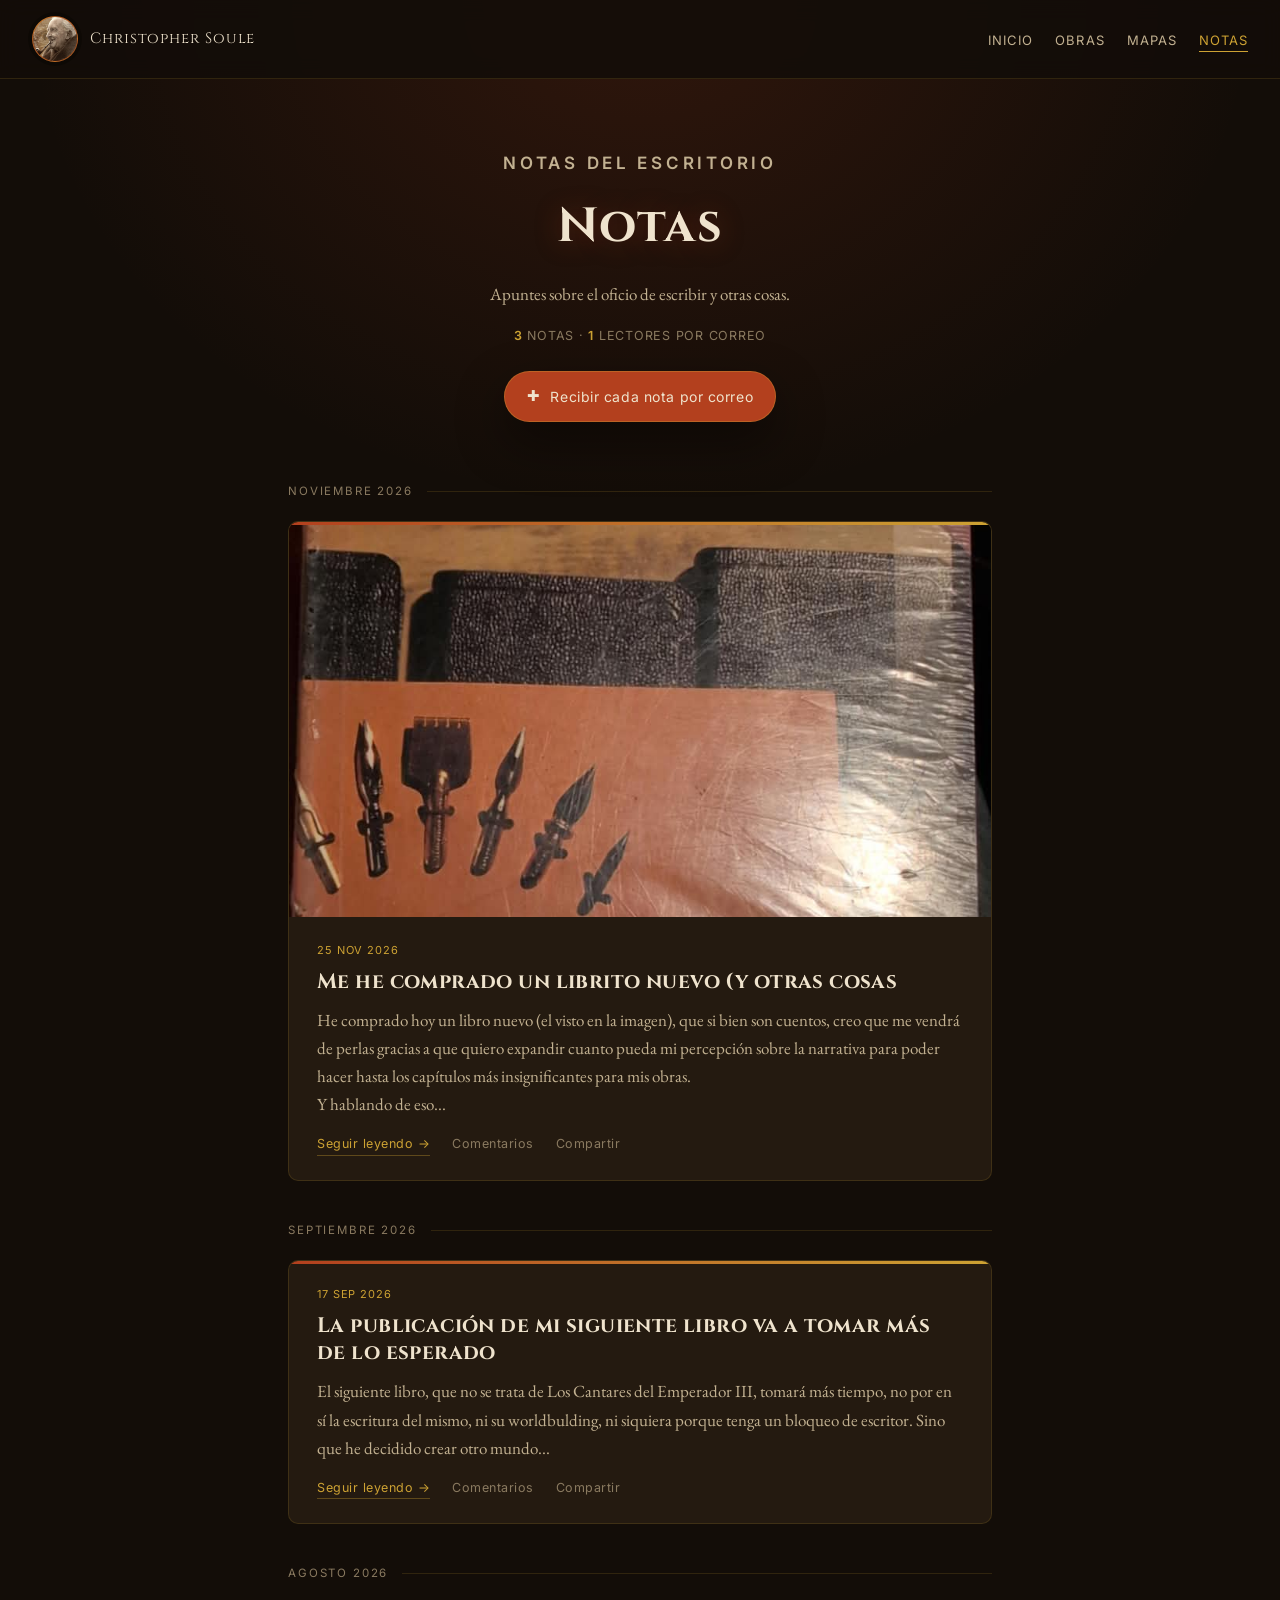
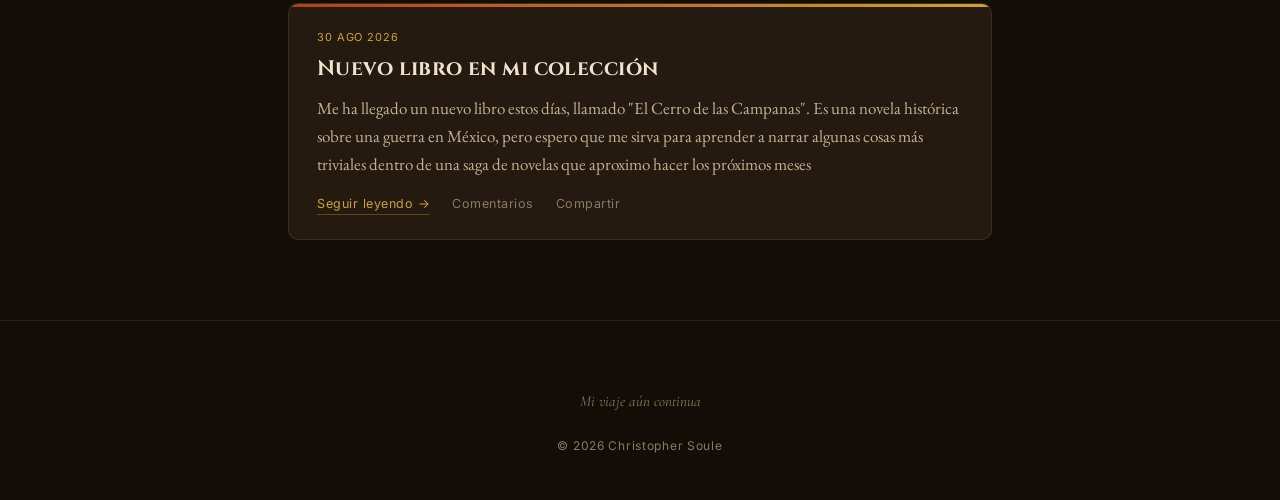
<file: notas.html>
<!DOCTYPE html>
<html lang="es">
<head>
<meta charset="UTF-8">
<meta name="viewport" content="width=device-width, initial-scale=1.0">
<title>Notas — Christopher Soule</title>
<meta name="description" content="Notas del escritorio de Christopher Soule: apuntes sobre el oficio de escribir y otras cosas.">
<link rel="preconnect" href="https://fonts.googleapis.com">
<link rel="preconnect" href="https://fonts.gstatic.com" crossorigin>
<link href="https://fonts.googleapis.com/css2?family=Cinzel:wght@400;600;700;900&family=Cormorant+Garamond:ital,wght@0,500;1,500;1,600&family=EB+Garamond:ital,wght@0,400;0,500;1,400&family=Inter:wght@500;600&display=swap" rel="stylesheet">
<link rel="stylesheet" href="assets/estilo.css">
<link rel="icon" type="image/png" sizes="32x32" href="assets/favicon-32.png">
<link rel="apple-touch-icon" sizes="180x180" href="assets/favicon-180.png">
<meta property="og:type" content="website">
<meta property="og:title" content="Notas — Christopher Soule">
<meta property="og:description" content="Apuntes sobre el oficio de escribir y otras cosas.">
<meta property="og:image" content="assets/og-image.jpg">
<meta name="twitter:card" content="summary_large_image">
<style>
  body{ background:radial-gradient(ellipse 80% 40% at 50% 0%, rgba(179,64,30,.18), transparent 60%), var(--bg); min-height:100vh; }
  .navlinks{ gap:22px; }
  @media (max-width:560px){ .brand-name{ display:none; } .navlinks{ gap:16px; } .navlinks a{ font-size:12px; } }

  main{ position:relative; z-index:1; max-width:760px; margin:0 auto; padding:56px 28px 80px; }
  @media (max-width:560px){ main{ padding:36px 18px 60px; } }

  /* encabezado de la sección */
  .page-head{ text-align:center; margin-bottom:46px; }
  .page-head h1{ font-size:clamp(32px, 5vw, 48px); margin-top:10px; text-shadow:0 2px 26px rgba(179,64,30,.35); }
  .page-head p{ color:var(--ink-dim); max-width:540px; margin:14px auto 0; font-size:17px; }
  .page-head .meta{ margin-top:18px; font-family:'Inter',sans-serif; font-size:12.5px; letter-spacing:.06em; text-transform:uppercase; color:var(--muted); }
  .page-head .meta b{ color:var(--gold); font-weight:600; }
  .page-head .followbtn{ margin-top:24px; }
  .follow-form{ display:none; margin-top:14px; }
  .follow-form.open{ display:flex; }

  /* lista de notas */
  .notes{ display:flex; flex-direction:column; gap:26px; }
  .mes{ font-family:'Inter',sans-serif; font-size:11.5px; letter-spacing:.16em; text-transform:uppercase; color:var(--muted);
    display:flex; align-items:center; gap:14px; margin:14px 0 -6px; }
  .mes::after{ content:''; flex:1; height:1px; background:var(--line); }
  .note-card{ background:var(--bg-2); border:1px solid var(--line); border-radius:10px; overflow:hidden; position:relative;
    transition:border-color .25s, box-shadow .25s; }
  .note-card::before{ content:''; position:absolute; top:0; left:0; right:0; height:3px; background:linear-gradient(90deg, var(--ember), var(--gold)); z-index:1; }
  .note-card:hover{ border-color:var(--gold-soft); box-shadow:var(--shadow); }
  .note-img{ width:100%; aspect-ratio:16/9; object-fit:cover; display:block; }
  .note-body{ padding:24px 28px 24px; }
  .note-date{ font-family:'Inter', sans-serif; font-size:11px; letter-spacing:.08em; text-transform:uppercase; color:var(--gold); margin-bottom:10px; }
  .note-body h2{ font-size:21px; line-height:1.3; margin-bottom:10px; }
  .note-body h2 a{ text-decoration:none; }
  .note-body h2 a:hover{ color:var(--gold); }
  .note-text{ color:var(--ink-dim); font-size:17px; margin:0; white-space:pre-line; overflow-wrap:anywhere; }
  .note-full{ margin-top:12px; }
  .note-foot{ display:flex; flex-wrap:wrap; align-items:center; gap:8px 22px; margin-top:16px; }
  .linkbtn{ background:none; border:none; padding:0; color:var(--gold); cursor:pointer; text-decoration:none;
    font-family:'Inter',sans-serif; font-size:12.5px; letter-spacing:.04em; border-bottom:1px solid var(--gold-soft); }
  .linkbtn:hover{ border-color:var(--gold); }
  .linkbtn.quiet{ color:var(--muted); border-color:transparent; }
  .linkbtn.quiet:hover{ color:var(--gold); }
  .more{ text-align:center; margin-top:40px; }
  .empty{ text-align:center; color:var(--muted); padding:40px 0; }

  /* una nota abierta */
  .back{ display:inline-flex; margin-bottom:28px; }
  .reading{ background:var(--bg-2); border:1px solid var(--line); border-radius:10px; overflow:hidden; position:relative; }
  .reading::before{ content:''; position:absolute; top:0; left:0; right:0; height:3px; background:linear-gradient(90deg, var(--ember), var(--gold)); z-index:1; }
  .reading .note-body{ padding:34px 40px 30px; }
  @media (max-width:560px){ .reading .note-body{ padding:26px 22px; } }
  .reading h1{ font-size:clamp(24px, 4vw, 32px); line-height:1.25; margin-bottom:18px; }
  .reading .note-text{ font-size:19px; color:var(--ink); line-height:1.7; }
  .reading .note-text + .note-text{ margin-top:18px; color:var(--ink-dim); }
  .prevnext{ display:flex; justify-content:space-between; gap:16px; margin-top:22px; }
  .prevnext a{ max-width:48%; text-decoration:none; font-family:'Inter',sans-serif; font-size:12.5px; color:var(--muted); }
  .prevnext a span{ display:block; color:var(--gold); font-family:'Cinzel',serif; font-size:15px; margin-top:4px; overflow:hidden; text-overflow:ellipsis; white-space:nowrap; }
  .prevnext a:hover span{ text-decoration:underline; }
  .prevnext a.next{ text-align:right; margin-left:auto; }
  .comments{ margin-top:44px; }
  .comments h3{ font-size:18px; text-align:center; margin-bottom:18px; }
</style>
</head>
<body>

<div class="motes" id="motes"></div>

<nav class="topnav solid">
  <a class="brand" href="index.html">
    <div class="sigil" id="navAvatar"><span>CS</span></div>
    <span class="brand-name" id="navName">Christopher Soule</span>
  </a>
  <ul class="navlinks">
    <li><a href="index.html">Inicio</a></li>
    <li><a href="index.html#obras">Obras</a></li>
    <li><a href="mapas.html">Mapas</a></li>
    <li><a href="notas.html" class="current" id="navNotas">Notas</a></li>
  </ul>
</nav>

<main id="main"><p class="empty">Cargando…</p></main>

<footer class="sitefoot">
  <p class="credo" id="credo"></p>
  <p class="copy">© <span id="anio">2026</span> Christopher Soule</p>
</footer>

<script src="assets/comun.js"></script>
<script>
const POR_PAGINA = 10;      // cuántas notas se ven antes de "Ver notas anteriores"
let state = DEFAULT_STATE;
let notas = [];
let mostradas = POR_PAGINA;
let seguidores = null;
const abiertas = new Set();

const MESES_LARGOS = ['enero','febrero','marzo','abril','mayo','junio','julio','agosto','septiembre','octubre','noviembre','diciembre'];
const titulo = () => (state.sections||{}).notasTitle || 'Notas';
const urlNota = n => `${location.origin}${location.pathname}?n=${encodeURIComponent(noteSlug(n))}`;
function mesDe(iso){ const d = new Date(iso); return isNaN(d) ? '' : `${MESES_LARGOS[d.getUTCMonth()]} ${d.getUTCFullYear()}`; }

/* ============ lista de notas ============ */
function vistaLista(){
  document.title = `${titulo()} — ${state.profile.name}`;
  const visibles = notas.slice(0, mostradas);
  let mesActual = '';
  const tarjetas = visibles.map(n => {
    const m = mesDe(n.date);
    const sep = m && m !== mesActual ? `<div class="mes">${escapeHtml(m)}</div>` : '';
    mesActual = m;
    return sep + tarjeta(n);
  }).join('');

  document.getElementById('main').innerHTML = `
    <header class="page-head">
      <p class="eyebrow">Notas del escritorio</p>
      <h1>${escapeHtml(titulo())}</h1>
      ${(state.sections||{}).notasSubtitle ? `<p>${escapeHtml(state.sections.notasSubtitle)}</p>` : ''}
      <div class="meta"><b>${notas.length}</b> nota${notas.length===1?'':'s'} · <b id="segCount">${seguidores ?? '—'}</b> lectores por correo</div>
      <button class="followbtn" id="followBtn" aria-expanded="false"><span class="followbtn-icon">✚</span><span>Recibir cada nota por correo</span></button>
      <form class="subscribe-form follow-form" id="followForm" data-buttondown action="https://buttondown.com/api/emails/embed-subscribe/Christopher_Soule" method="post" target="popupwindow">
        <input type="email" name="email" placeholder="tu@correo.com" required aria-label="Tu correo">
        <button type="submit">Confirmar</button>
      </form>
    </header>
    <div class="notes">${tarjetas || '<p class="empty">Aún no hay notas.</p>'}</div>
    ${notas.length > mostradas ? `<div class="more"><button class="ghostbtn" id="masBtn">Ver notas anteriores (${notas.length - mostradas}) ▾</button></div>` : ''}`;

  iniciarFormulariosSuscripcion();
  const fb = document.getElementById('followBtn'), ff = document.getElementById('followForm');
  fb.onclick = () => { const o = ff.classList.toggle('open'); fb.setAttribute('aria-expanded', o); if (o) ff.querySelector('input').focus(); };
  const mas = document.getElementById('masBtn');
  if (mas) mas.onclick = () => { const y = scrollY; mostradas += POR_PAGINA; vistaLista(); scrollTo(0, y); };

  document.querySelectorAll('.note-card').forEach(card => {
    const n = notas.find(x => noteSlug(x) === card.dataset.slug);
    card.querySelectorAll('[data-abrir]').forEach(a => a.onclick = e => { e.preventDefault(); irA(noteSlug(n)); });
    const share = card.querySelector('[data-compartir]');
    if (share) share.onclick = () => compartir(urlNota(n), n.title);
    const leer = card.querySelector('[data-leer]');
    if (leer) leer.onclick = () => {
      const full = card.querySelector('.note-full');
      const abrir = full.hidden;
      full.hidden = !abrir;
      leer.textContent = abrir ? '← Leer menos' : 'Seguir leyendo →';
      abrir ? abiertas.add(card.dataset.slug) : abiertas.delete(card.dataset.slug);
    };
  });
}

function tarjeta(n){
  const slug = noteSlug(n);
  const img = safeSrc(n.image);
  const tieneMas = n.content && n.content.trim();
  const abierta = abiertas.has(slug);
  return `
  <article class="note-card" data-slug="${escapeHtml(slug)}">
    ${img ? `<img class="note-img" src="${img}" alt="" loading="lazy">` : ''}
    <div class="note-body">
      <div class="note-date">${escapeHtml(formatDate(n.date))}</div>
      <h2><a href="?n=${encodeURIComponent(slug)}" data-abrir>${escapeHtml(n.title)}</a></h2>
      <p class="note-text">${escapeHtml(n.excerpt)}</p>
      ${tieneMas ? `<div class="note-full" ${abierta ? '' : 'hidden'}><p class="note-text">${escapeHtml(n.content)}</p></div>` : ''}
      <div class="note-foot">
        ${tieneMas ? `<button class="linkbtn" data-leer>${abierta ? '← Leer menos' : 'Seguir leyendo →'}</button>` : ''}
        <a class="linkbtn quiet" href="?n=${encodeURIComponent(slug)}" data-abrir>Comentarios</a>
        <button class="linkbtn quiet" data-compartir>Compartir</button>
      </div>
    </div>
  </article>`;
}

/* ============ una nota abierta ============ */
function vistaNota(slug){
  const i = notas.findIndex(n => noteSlug(n) === slug);
  const main = document.getElementById('main');
  const volver = `<button class="ghostbtn back" id="backBtn">← Todas las notas</button>`;

  if (i === -1) {
    main.innerHTML = volver + '<p class="empty">Esta nota ya no existe o cambió de nombre.</p>';
    document.getElementById('backBtn').onclick = () => irA(null);
    return;
  }
  const n = notas[i], nueva = notas[i-1], vieja = notas[i+1];
  const img = safeSrc(n.image);
  document.title = `${n.title} — ${state.profile.name}`;

  main.innerHTML = volver + `
    <article class="reading">
      ${img ? `<img class="note-img" src="${img}" alt="">` : ''}
      <div class="note-body">
        <div class="note-date">${escapeHtml(formatDate(n.date))}</div>
        <h1>${escapeHtml(n.title)}</h1>
        <p class="note-text">${escapeHtml(n.excerpt)}</p>
        ${n.content && n.content.trim() ? `<p class="note-text">${escapeHtml(n.content)}</p>` : ''}
        <div class="note-foot"><button class="linkbtn" id="shareBtn">Compartir esta nota</button></div>
      </div>
    </article>
    <nav class="prevnext">
      ${vieja ? `<a href="?n=${encodeURIComponent(noteSlug(vieja))}" data-slug="${escapeHtml(noteSlug(vieja))}">← Anterior<span>${escapeHtml(vieja.title)}</span></a>` : ''}
      ${nueva ? `<a class="next" href="?n=${encodeURIComponent(noteSlug(nueva))}" data-slug="${escapeHtml(noteSlug(nueva))}">Siguiente →<span>${escapeHtml(nueva.title)}</span></a>` : ''}
    </nav>
    <section class="comments" id="comentarios">
      <h3>Comentarios</h3>
      <div id="giscus"></div>
    </section>`;

  document.getElementById('backBtn').onclick = () => irA(null);
  document.getElementById('shareBtn').onclick = () => compartir(urlNota(n), n.title);
  main.querySelectorAll('.prevnext a').forEach(a => a.onclick = e => { e.preventDefault(); irA(a.dataset.slug); });
  cargarComentarios(slug);
}

/* Comentarios con Giscus: cada nota tiene su propio hilo
   (en las Discussions de tu repo, con el título "nota-<identificador>"). */
function cargarComentarios(slug){
  const s = document.createElement('script');
  s.src = 'https://giscus.app/client.js';
  Object.entries({
    'data-repo': 'Dithfake/Mi-Blog',
    'data-repo-id': 'R_kgDOT8sSRg',
    'data-category': 'Announcements',
    'data-category-id': 'DIC_kwDOT8sSRs4DDrfj',
    'data-mapping': 'specific',
    'data-term': 'nota-' + slug,
    'data-strict': '1',
    'data-reactions-enabled': '1',
    'data-emit-metadata': '0',
    'data-input-position': 'bottom',
    'data-theme': 'transparent_dark',
    'data-lang': 'es',
    'data-loading': 'lazy'
  }).forEach(([k,v]) => s.setAttribute(k, v));
  s.crossOrigin = 'anonymous';
  s.async = true;
  document.getElementById('giscus').appendChild(s);
}

/* ============ navegación (sin recargar la página) ============ */
function irA(slug){
  if (slug && !history.state) history.replaceState({ y: scrollY }, '');
  history.pushState({ slug }, '', slug ? `?n=${encodeURIComponent(slug)}` : location.pathname);
  mostrar(slug);
  scrollTo(0, 0);
}
function mostrar(slug){ slug ? vistaNota(slug) : vistaLista(); }
window.addEventListener('popstate', e => {
  const slug = new URLSearchParams(location.search).get('n');
  mostrar(slug);
  if (!slug && e.state && e.state.y) setTimeout(() => scrollTo(0, e.state.y), 0);
});

/* ============ arranque ============ */
cargarSitio().then(data => {
  state = data;
  notas = notasOrdenadas(state);
  document.getElementById('navName').textContent = state.profile.name;
  document.getElementById('navNotas').textContent = titulo();
  document.getElementById('credo').textContent = state.credo || '';
  document.getElementById('anio').textContent = new Date().getFullYear();
  pintarAvatares(state, ['navAvatar']);
  mostrar(new URLSearchParams(location.search).get('n'));
});
cargarSeguidores(n => { seguidores = n; const el = document.getElementById('segCount'); if (el) el.textContent = n; });
iniciarChispas();
</script>
</body>
</html>
</file>
<file: assets/estilo.css>
/* =====================================================================
   Estilos compartidos por todas las páginas del sitio
   (portada, notas y mapas). Si cambias un color aquí, cambia en todas.
   ===================================================================== */
:root{
  --bg:        #130d08;
  --bg-1:      #1b130c;
  --bg-2:      #241a10;
  --bg-3:      #2c1f13;
  --ink:       #efe3cd;
  --ink-dim:   #c2b191;
  --muted:     #8a7a60;
  --ember:     #b3401e;
  --ember-2:   #7a2712;
  --gold:      #cda233;
  --gold-soft: rgba(205,162,51,.35);
  --line:      rgba(205,162,51,.16);
  --shadow:    0 20px 50px rgba(0,0,0,.45);
}
*{ box-sizing:border-box; }
html{ scroll-behavior:smooth; }
body{ margin:0; background:var(--bg); color:var(--ink); font-family:'EB Garamond', serif; font-size:18px; line-height:1.65; -webkit-font-smoothing:antialiased; }
::selection{ background:var(--ember); color:var(--ink); }
a{ color:inherit; }
img,svg{ display:block; max-width:100%; }
h1,h2,h3{ font-family:'Cinzel', serif; margin:0; letter-spacing:.02em; }
:focus-visible{ outline:2px solid var(--gold); outline-offset:3px; }
button{ font:inherit; }
[hidden]{ display:none !important; }

.eyebrow{ font-family:'Inter', sans-serif; font-weight:600; font-size:12.5px; letter-spacing:.22em; text-transform:uppercase; color:var(--gold); }
.wrap{ max-width:1080px; margin:0 auto; padding:0 32px; }

/* chispas que suben */
.motes{ position:fixed; inset:0; pointer-events:none; z-index:0; overflow:hidden; }
.mote{ position:absolute; bottom:-10px; border-radius:50%; background:radial-gradient(circle, var(--gold) 0%, rgba(205,162,51,0) 70%); opacity:0; animation:rise linear infinite; }
@keyframes rise{ 0%{transform:translateY(0) translateX(0);opacity:0;} 8%{opacity:.55;} 92%{opacity:.25;} 100%{transform:translateY(-110vh) translateX(var(--drift,20px));opacity:0;} }
@media (prefers-reduced-motion: reduce){ .mote{animation:none;display:none;} html{scroll-behavior:auto;} }

/* sello / avatar */
.sigil{ width:46px; height:46px; border-radius:50%; flex:none; display:flex; align-items:center; justify-content:center; overflow:hidden;
  background:radial-gradient(circle at 32% 28%, #d8862f 0%, var(--ember) 45%, var(--ember-2) 100%);
  border:1px solid var(--gold-soft); box-shadow:0 0 0 4px rgba(0,0,0,.25), inset 0 0 8px rgba(0,0,0,.5); }
.sigil span{ font-family:'Cinzel', serif; font-weight:700; font-size:14px; color:var(--ink); letter-spacing:.03em; }
.sigil img{ width:100%; height:100%; object-fit:cover; }
.sigil.lg{ width:78px; height:78px; } .sigil.lg span{ font-size:22px; }

/* barra de navegación */
nav.topnav{ position:sticky; top:0; z-index:30; display:flex; align-items:center; justify-content:space-between; gap:20px; padding:16px 32px; background:rgba(19,13,8,0); border-bottom:1px solid transparent; transition:background .35s ease, border-color .35s ease; }
nav.topnav.scrolled, nav.topnav.solid{ background:rgba(19,13,8,.88); backdrop-filter:blur(10px); -webkit-backdrop-filter:blur(10px); border-bottom:1px solid var(--line); }
.brand{ display:flex; align-items:center; gap:12px; text-decoration:none; min-width:0; }
.brand-name{ font-family:'Cinzel', serif; font-size:15px; letter-spacing:.06em; color:var(--ink); white-space:nowrap; }
.navlinks{ display:flex; gap:26px; list-style:none; margin:0; padding:0; }
.navlinks a{ font-family:'Inter', sans-serif; font-size:13px; letter-spacing:.08em; text-transform:uppercase; text-decoration:none; color:var(--ink-dim); padding-bottom:3px; border-bottom:1px solid transparent; transition:.25s; white-space:nowrap; }
.navlinks a:hover{ color:var(--gold); border-color:var(--gold-soft); }
.navlinks a.current{ color:var(--gold); border-color:var(--gold); }
.navlinks a.salida::after{ content:' ↗'; font-size:11px; opacity:.7; }

/* botones */
.followbtn{
  display:inline-flex; align-items:center; gap:10px;
  background:var(--ember); color:var(--ink); border:1px solid var(--gold-soft);
  border-radius:999px; padding:12px 22px; font-family:'Inter',sans-serif; font-size:14px;
  letter-spacing:.04em; box-shadow:var(--shadow); transition:.2s; cursor:pointer;
}
.followbtn:hover{ background:#c9481f; transform:translateY(-1px); }
.followbtn-icon{ display:inline-block; font-size:15px; }
.followbtn-count{ font-family:'Cinzel',serif; color:var(--ink); opacity:.85; }
.followbtn-count:empty{ display:none; }

.ghostbtn{ display:inline-flex; align-items:center; gap:9px; background:transparent; border:1px solid var(--gold-soft);
  color:var(--gold); border-radius:999px; padding:11px 24px; font-family:'Inter',sans-serif; font-size:13px;
  letter-spacing:.05em; cursor:pointer; transition:.2s; text-decoration:none; }
.ghostbtn:hover{ background:rgba(205,162,51,.08); border-color:var(--gold); }

.subscribe-form{ display:flex; gap:10px; justify-content:center; margin-top:20px; flex-wrap:wrap; }
.subscribe-form input{ background:var(--bg-2); border:1px solid var(--line); border-radius:6px; color:var(--ink);
  padding:11px 14px; font-family:'EB Garamond',serif; font-size:15px; min-width:220px; }
.subscribe-form input:focus{ border-color:var(--gold-soft); outline:none; }
.subscribe-form button{ background:var(--gold); color:var(--bg); border:none; border-radius:6px; padding:11px 20px; cursor:pointer;
  font-family:'Inter',sans-serif; font-size:13px; letter-spacing:.04em; text-transform:uppercase; }
.subscribe-form button:hover{ background:#e0b23c; }

.support-btn{ display:inline-flex; align-items:center; gap:10px; margin-top:28px;
  background:linear-gradient(135deg, var(--ember), var(--ember-2)); color:var(--ink);
  border:1px solid var(--gold-soft); border-radius:999px; padding:12px 24px;
  font-family:'Inter',sans-serif; font-size:14px; letter-spacing:.03em; text-decoration:none; box-shadow:var(--shadow); transition:.2s; }
.support-btn:hover{ transform:translateY(-1px); border-color:var(--gold); }
.support-btn svg{ width:20px; height:20px; }

/* aviso flotante ("Enlace copiado") */
.toast{ position:fixed; left:50%; bottom:28px; transform:translate(-50%, 20px); opacity:0; pointer-events:none; z-index:100;
  background:var(--bg-3); color:var(--ink); border:1px solid var(--gold-soft); border-radius:999px; padding:10px 20px;
  font-family:'Inter',sans-serif; font-size:13px; box-shadow:var(--shadow); transition:.25s; }
.toast.show{ opacity:1; transform:translate(-50%, 0); }

footer.sitefoot{ padding:50px 32px 32px; text-align:center; border-top:1px solid var(--line); position:relative; z-index:1; }
footer.sitefoot .credo{ font-family:'Cormorant Garamond', serif; font-style:italic; color:var(--muted); font-size:15px; max-width:420px; margin:18px auto 0; }
footer.sitefoot .copy{ font-family:'Inter',sans-serif; font-size:12px; letter-spacing:.06em; color:var(--muted); margin-top:22px; }

@media (max-width:860px){ .navlinks.collapsible{ display:none; } }
@media (max-width:560px){ nav.topnav{ padding:14px 18px; } .wrap{ padding:0 22px; } }
</file>
